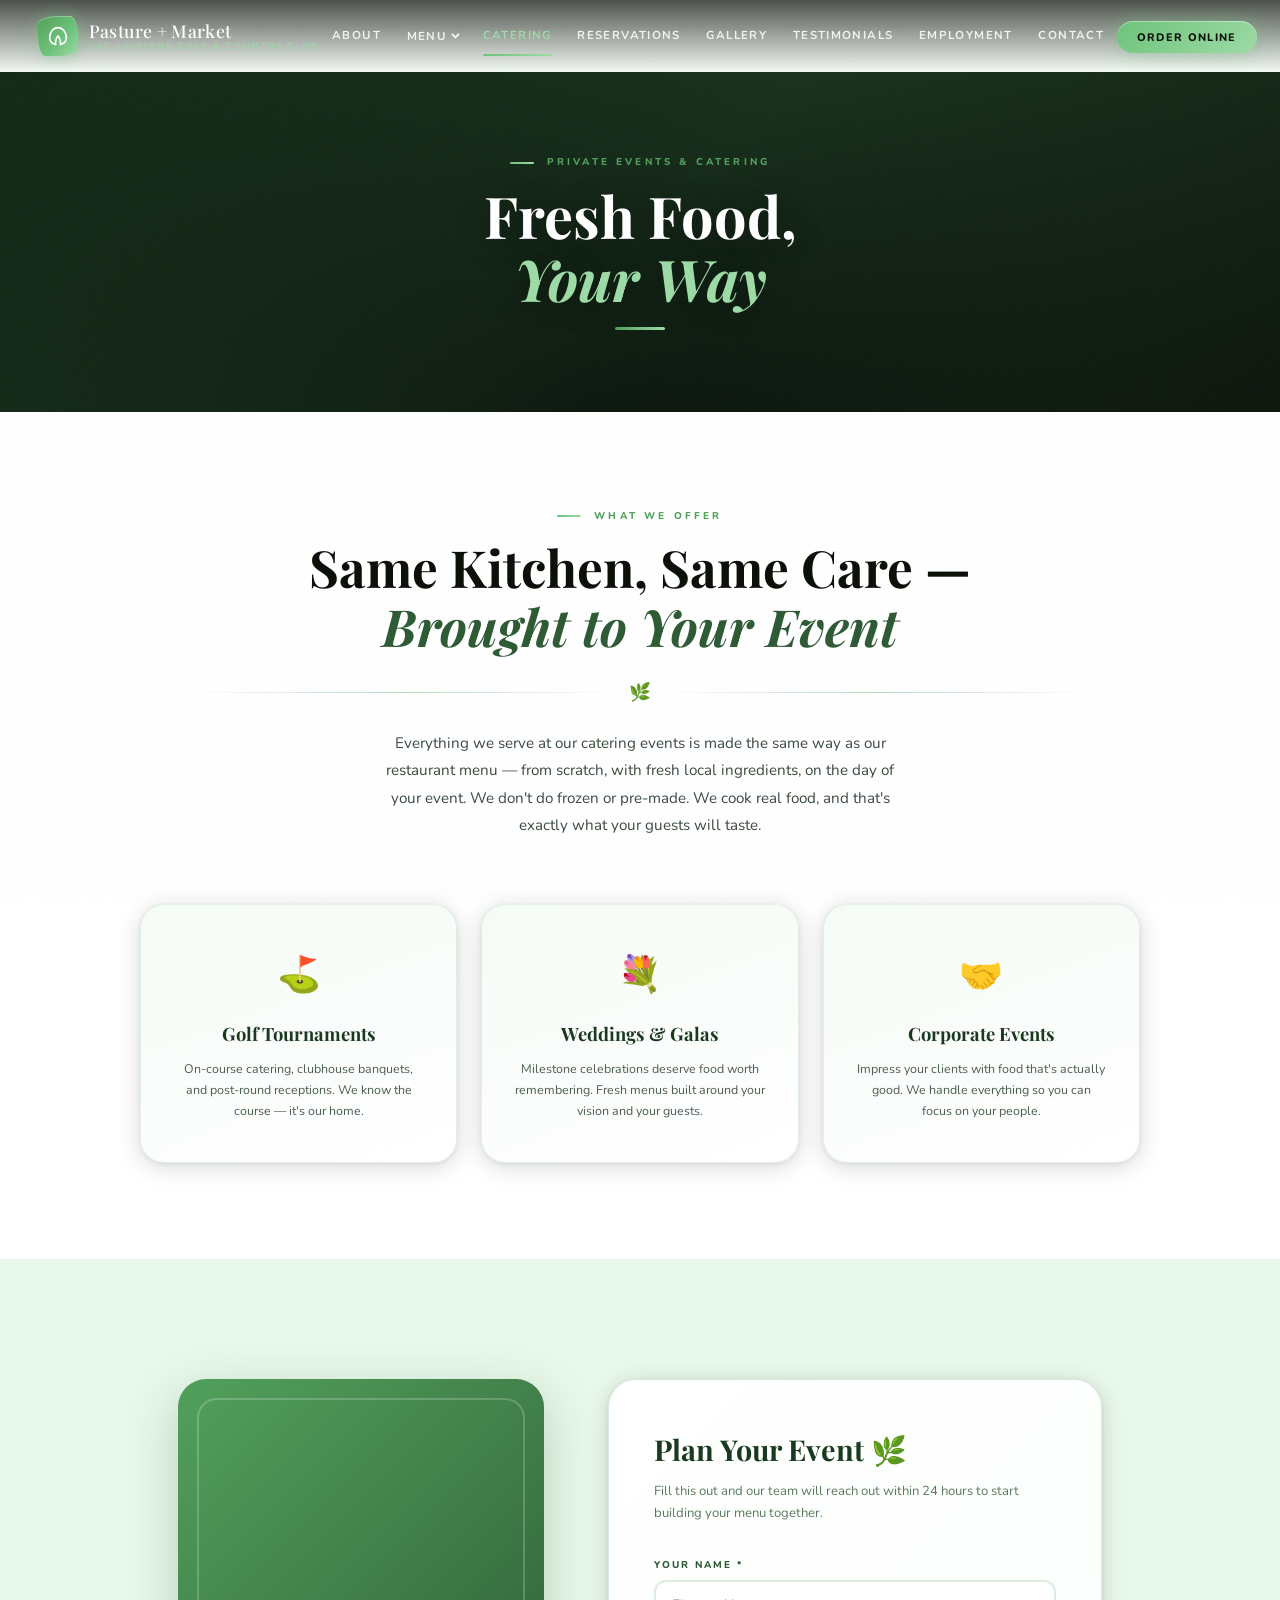
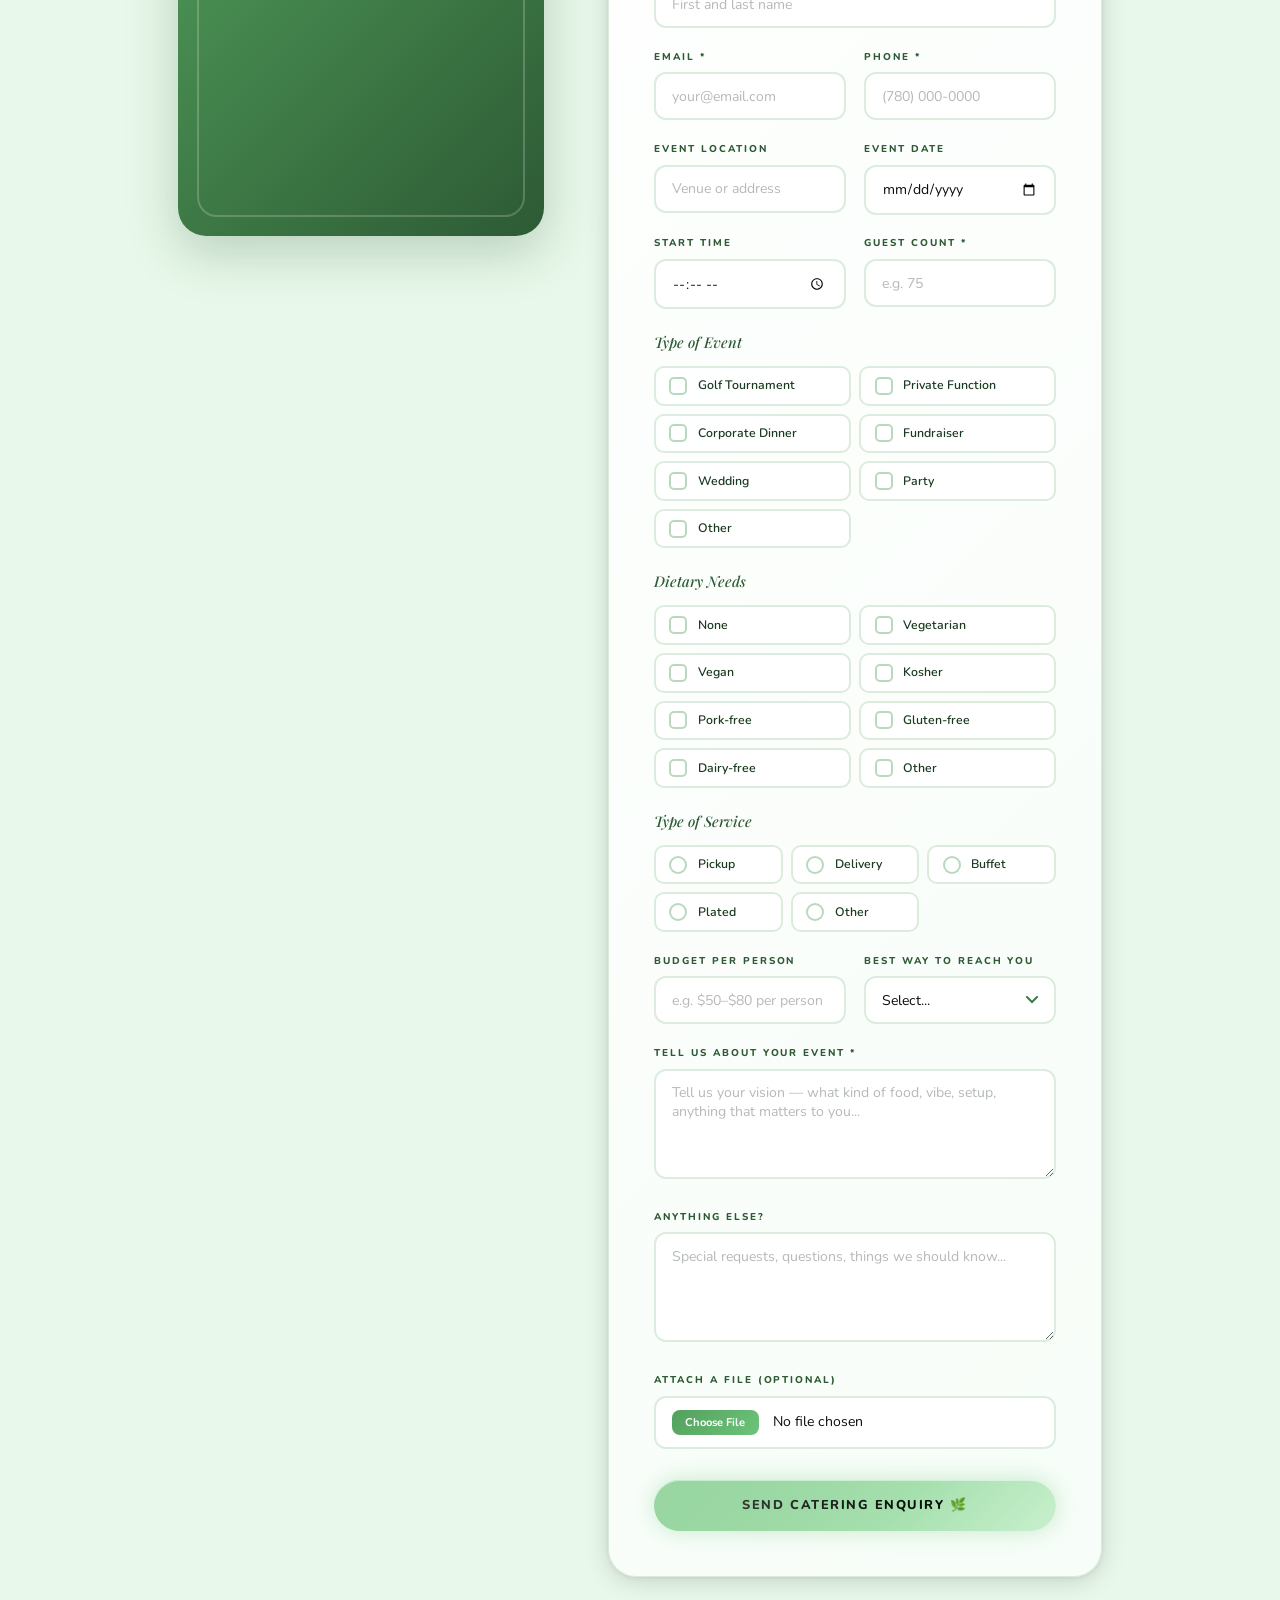
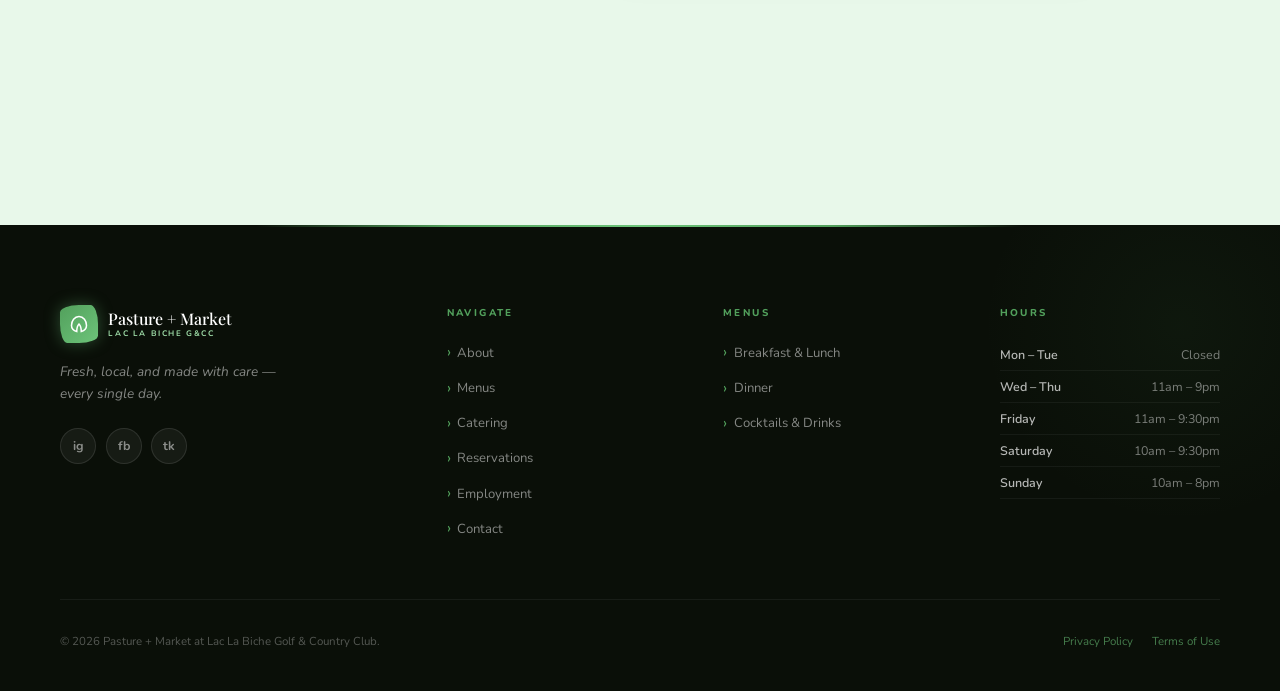
<file: pages/catering.html>
<!DOCTYPE html>
<html lang="en">
<head>
  <meta charset="UTF-8"/><meta name="viewport" content="width=device-width, initial-scale=1.0"/>
  <meta name="description" content="Catering & Events — Pasture + Market. Fresh, made-from-scratch catering for golf tournaments, weddings, corporate events and more."/>
  <title>Catering — Pasture + Market</title>
  <link rel="preconnect" href="https://fonts.googleapis.com"/>
  <link rel="preconnect" href="https://fonts.gstatic.com" crossorigin/>
  <link href="https://fonts.googleapis.com/css2?family=Nunito:ital,wght@0,300;0,400;0,600;0,700;0,800;1,300;1,400&family=Playfair+Display:ital,wght@0,400;0,500;0,700;1,400;1,500&display=swap" rel="stylesheet"/>
  <link rel="stylesheet" href="../css/styles.css"/>
  <style>body{padding-top:72px;background:var(--off-white)}</style>
</head>
<body>

<nav id="navbar" role="navigation">
  <a href="../index.html" class="nav-logo">
    <!-- REPLACE: <img src="../images/logo.png" alt="Pasture + Market" class="logo-img"/> -->
    <div class="logo-leaf"><svg viewBox="0 0 24 24" fill="none" stroke="white" stroke-width="2" stroke-linecap="round"><path d="M12 2C6 2 2 8 2 14c0 4 3 7 7 8 0-4 1-8 3-10 2 2 3 6 3 10 4-1 7-4 7-8 0-6-4-12-10-12z"/></svg></div>
    <div class="logo-text-wrap"><span class="name">Pasture + Market</span><span class="sub">Lac La Biche Golf &amp; Country Club</span></div>
  </a>
  <ul class="nav-links" role="list">
    <li><a href="../index.html#about">About</a></li>
    <li class="dropdown-parent">
      <button aria-haspopup="true" aria-expanded="false">Menu <span class="darrow"></span></button>
      <ul class="dropdown">
        <li><a href="menu.html#breakfast-lunch">Breakfast &amp; Lunch</a></li>
        <li><a href="menu.html#dinner">Dinner</a></li>
        <li><a href="menu.html#cocktails">Cocktails &amp; Drinks</a></li>
      </ul>
    </li>
    <li><a href="catering.html" class="active-page">Catering</a></li>
    <li><a href="reservations.html">Reservations</a></li>
    <li><a href="../index.html#gallery">Gallery</a></li>
    <li><a href="../index.html#testimonials">Testimonials</a></li>
    <li><a href="employment.html">Employment</a></li>
    <li><a href="../index.html#contact">Contact</a></li>
  </ul>
  <div class="nav-actions"><a href="YOUR_ORDER_ONLINE_LINK_HERE" class="btn-order-nav" target="_blank" rel="noopener">Order Online</a></div>
  <button class="hamburger"><span></span><span></span><span></span></button>
</nav>
<nav class="mobile-nav">
  <a href="../index.html#about">About</a><a href="menu.html" class="mobile-sub">Menus</a>
  <a href="catering.html">Catering</a><a href="reservations.html">Reservations</a>
  <a href="../index.html#gallery">Gallery</a><a href="employment.html">Employment</a>
  <a href="../index.html#contact">Contact</a>
  <a href="YOUR_ORDER_ONLINE_LINK_HERE" class="btn-order-mobile" target="_blank" rel="noopener">Order Online</a>
</nav>

<div class="page-hero">
  <div class="page-hero-bg"></div><!-- REPLACE: style="background-image:url('../images/catering-hero.jpg')" -->
  <div class="page-hero-overlay"></div>
  <div class="page-hero-content">
    <p class="section-label">Private Events &amp; Catering</p>
    <h1>Fresh Food,<br/><em>Your Way</em></h1>
    <div class="page-hero-rule"></div>
  </div>
</div>

<!-- Intro -->
<section style="padding:6rem 3rem;background:var(--white);">
  <div style="max-width:900px;margin:0 auto;text-align:center;" class="reveal">
    <p class="section-label" style="justify-content:center;">What We Offer</p>
    <h2 class="section-title" style="text-align:center;margin-bottom:1.2rem;">Same Kitchen, Same Care —<br/><em>Brought to Your Event</em></h2>
    <div class="leaf-divider" style="justify-content:center;"><span>🌿</span></div>
    <p class="section-body" style="text-align:center;margin:0 auto;">
      Everything we serve at our catering events is made the same way as our restaurant menu — from scratch, with fresh local ingredients, on the day of your event. We don't do frozen or pre-made. We cook real food, and that's exactly what your guests will taste.
    </p>
  </div>
  <div class="about-pillars" style="max-width:1000px;margin:4rem auto 0;">
    <div class="pillar reveal">
      <div class="pillar-icon">⛳</div>
      <h3>Golf Tournaments</h3>
      <p>On-course catering, clubhouse banquets, and post-round receptions. We know the course — it's our home.</p>
    </div>
    <div class="pillar reveal">
      <div class="pillar-icon">💐</div>
      <h3>Weddings &amp; Galas</h3>
      <p>Milestone celebrations deserve food worth remembering. Fresh menus built around your vision and your guests.</p>
    </div>
    <div class="pillar reveal">
      <div class="pillar-icon">🤝</div>
      <h3>Corporate Events</h3>
      <p>Impress your clients with food that's actually good. We handle everything so you can focus on your people.</p>
    </div>
  </div>
</section>

<!-- Form section -->
<section style="padding:2rem 3rem 6rem;background:var(--foam);">
  <div class="catering-inner">
    <div class="catering-intro-grid">
      <div class="catering-image reveal-left">
        <!-- REPLACE: <img src="../images/catering.jpg" alt="Fresh catering spread"/> -->
        <div class="catering-image-frame" aria-hidden="true"></div>
      </div>

      <div class="reveal-right">
        <form id="catering-form" class="luxury-form" novalidate>
          <h3>Plan Your Event 🌿</h3>
          <p class="form-subtitle">Fill this out and our team will reach out within 24 hours to start building your menu together.</p>

          <div class="form-group"><label for="cat-name">Your Name *</label><input type="text" id="cat-name" name="full-name" placeholder="First and last name" required/></div>
          <div class="form-row">
            <div class="form-group"><label for="cat-email">Email *</label><input type="email" id="cat-email" name="email" placeholder="your@email.com" required/></div>
            <div class="form-group"><label for="cat-phone">Phone *</label><input type="tel" id="cat-phone" name="phone" placeholder="(780) 000-0000" required/></div>
          </div>
          <div class="form-row">
            <div class="form-group"><label for="cat-location">Event Location</label><input type="text" id="cat-location" name="location" placeholder="Venue or address"/></div>
            <div class="form-group"><label for="cat-date">Event Date</label><input type="date" id="cat-date" name="date"/></div>
          </div>
          <div class="form-row">
            <div class="form-group"><label for="cat-time">Start Time</label><input type="time" id="cat-time" name="start-time"/></div>
            <div class="form-group"><label for="cat-guests">Guest Count *</label><input type="number" id="cat-guests" name="guests" placeholder="e.g. 75" min="1"/></div>
          </div>

          <div class="form-group">
            <p class="form-section-title">Type of Event</p>
            <div class="check-grid">
              <label class="check-item"><input type="checkbox" name="event-type" value="Golf Tournament"/><span>Golf Tournament</span></label>
              <label class="check-item"><input type="checkbox" name="event-type" value="Private Function"/><span>Private Function</span></label>
              <label class="check-item"><input type="checkbox" name="event-type" value="Corporate Dinner"/><span>Corporate Dinner</span></label>
              <label class="check-item"><input type="checkbox" name="event-type" value="Fundraiser"/><span>Fundraiser</span></label>
              <label class="check-item"><input type="checkbox" name="event-type" value="Wedding"/><span>Wedding</span></label>
              <label class="check-item"><input type="checkbox" name="event-type" value="Party"/><span>Party</span></label>
              <label class="check-item"><input type="checkbox" name="event-type" value="Other"/><span>Other</span></label>
            </div>
          </div>

          <div class="form-group">
            <p class="form-section-title">Dietary Needs</p>
            <div class="check-grid">
              <label class="check-item"><input type="checkbox" name="dietary" value="None"/><span>None</span></label>
              <label class="check-item"><input type="checkbox" name="dietary" value="Vegetarian"/><span>Vegetarian</span></label>
              <label class="check-item"><input type="checkbox" name="dietary" value="Vegan"/><span>Vegan</span></label>
              <label class="check-item"><input type="checkbox" name="dietary" value="Kosher"/><span>Kosher</span></label>
              <label class="check-item"><input type="checkbox" name="dietary" value="Pork-free"/><span>Pork-free</span></label>
              <label class="check-item"><input type="checkbox" name="dietary" value="Gluten-free"/><span>Gluten-free</span></label>
              <label class="check-item"><input type="checkbox" name="dietary" value="Dairy-free"/><span>Dairy-free</span></label>
              <label class="check-item"><input type="checkbox" name="dietary" value="Other"/><span>Other</span></label>
            </div>
          </div>

          <div class="form-group">
            <p class="form-section-title">Type of Service</p>
            <div class="check-grid cols-3">
              <label class="check-item"><input type="radio" name="service" value="Pickup"/><span>Pickup</span></label>
              <label class="check-item"><input type="radio" name="service" value="Delivery"/><span>Delivery</span></label>
              <label class="check-item"><input type="radio" name="service" value="Buffet"/><span>Buffet</span></label>
              <label class="check-item"><input type="radio" name="service" value="Plated"/><span>Plated</span></label>
              <label class="check-item"><input type="radio" name="service" value="Other"/><span>Other</span></label>
            </div>
          </div>

          <div class="form-row">
            <div class="form-group"><label for="cat-budget">Budget per Person</label><input type="text" id="cat-budget" name="budget" placeholder="e.g. $50–$80 per person"/></div>
            <div class="form-group">
              <label for="cat-contact-pref">Best Way to Reach You</label>
              <select id="cat-contact-pref" name="contact-pref">
                <option value="">Select...</option>
                <option>Email</option><option>Phone Call</option><option>Text Message</option>
              </select>
            </div>
          </div>

          <div class="form-group"><label for="cat-describe">Tell Us About Your Event *</label><textarea id="cat-describe" name="description" placeholder="Tell us your vision — what kind of food, vibe, setup, anything that matters to you..." required></textarea></div>
          <div class="form-group"><label for="cat-requests">Anything Else?</label><textarea id="cat-requests" name="special-requests" placeholder="Special requests, questions, things we should know..."></textarea></div>

          <div class="form-group">
            <label for="cat-file">Attach a File (optional)</label>
            <!-- REPLACE: wire to your upload endpoint -->
            <input type="file" id="cat-file" name="attachments" class="file-input-wrap" accept=".pdf,.doc,.docx,.jpg,.png"/>
          </div>

          <button type="submit" class="btn-submit">Send Catering Enquiry 🌿</button>
        </form>
      </div>
    </div>
  </div>
</section>

<footer>
  <div class="footer-inner">
    <div class="footer-top">
      <div>
        <div class="footer-logo-wrap">
          <div class="footer-logo-leaf"><svg viewBox="0 0 24 24" fill="none" stroke="white" stroke-width="2" stroke-linecap="round"><path d="M12 2C6 2 2 8 2 14c0 4 3 7 7 8 0-4 1-8 3-10 2 2 3 6 3 10 4-1 7-4 7-8 0-6-4-12-10-12z"/></svg></div>
          <div class="footer-text-logo"><span class="name">Pasture + Market</span><span class="sub">Lac La Biche G&amp;CC</span></div>
        </div>
        <p class="footer-tagline">Fresh, local, and made with care — every single day.</p>
        <div class="footer-social">
          <a href="YOUR_INSTAGRAM" class="social-link" target="_blank" rel="noopener">ig</a>
          <a href="YOUR_FACEBOOK" class="social-link" target="_blank" rel="noopener">fb</a>
          <a href="YOUR_TIKTOK" class="social-link" target="_blank" rel="noopener">tk</a>
        </div>
      </div>
      <div class="footer-col"><h4>Navigate</h4><ul>
        <li><a href="../index.html#about">About</a></li><li><a href="menu.html">Menus</a></li>
        <li><a href="catering.html">Catering</a></li><li><a href="reservations.html">Reservations</a></li>
        <li><a href="employment.html">Employment</a></li><li><a href="../index.html#contact">Contact</a></li>
      </ul></div>
      <div class="footer-col"><h4>Menus</h4><ul>
        <li><a href="menu.html#breakfast-lunch">Breakfast &amp; Lunch</a></li>
        <li><a href="menu.html#dinner">Dinner</a></li>
        <li><a href="menu.html#cocktails">Cocktails &amp; Drinks</a></li>
      </ul></div>
      <div class="footer-col"><h4>Hours</h4>
        <div class="hours-row"><span class="day">Mon – Tue</span><span>Closed</span></div>
        <div class="hours-row"><span class="day">Wed – Thu</span><span>11am – 9pm</span></div>
        <div class="hours-row"><span class="day">Friday</span><span>11am – 9:30pm</span></div>
        <div class="hours-row"><span class="day">Saturday</span><span>10am – 9:30pm</span></div>
        <div class="hours-row"><span class="day">Sunday</span><span>10am – 8pm</span></div>
      </div>
    </div>
    <div class="footer-bottom">
      <p>&copy; <span id="year"></span> Pasture + Market at Lac La Biche Golf &amp; Country Club.</p>
      <div class="footer-legal"><a href="#">Privacy Policy</a><a href="#">Terms of Use</a></div>
    </div>
  </div>
</footer>
<button id="back-to-top" class="back-to-top">↑</button>
<script src="../js/main.js"></script>
</body>
</html>
</file>
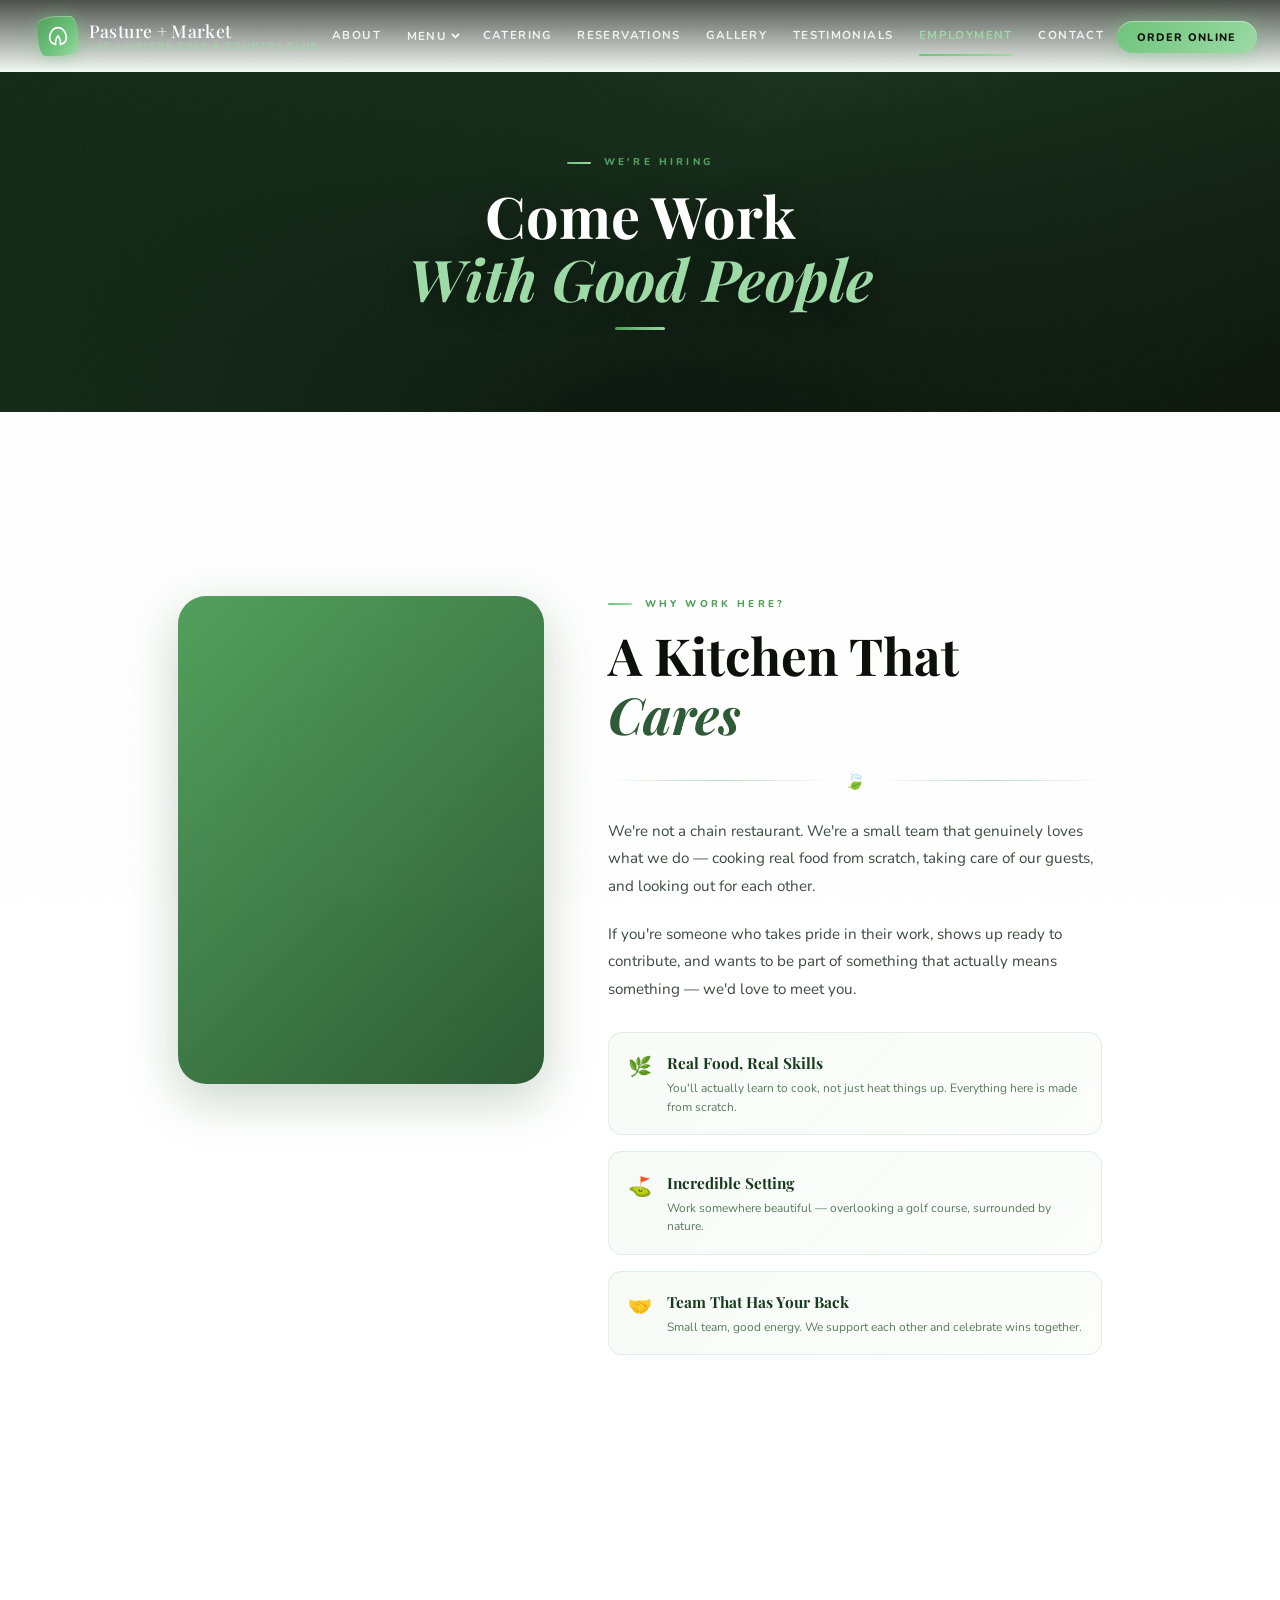
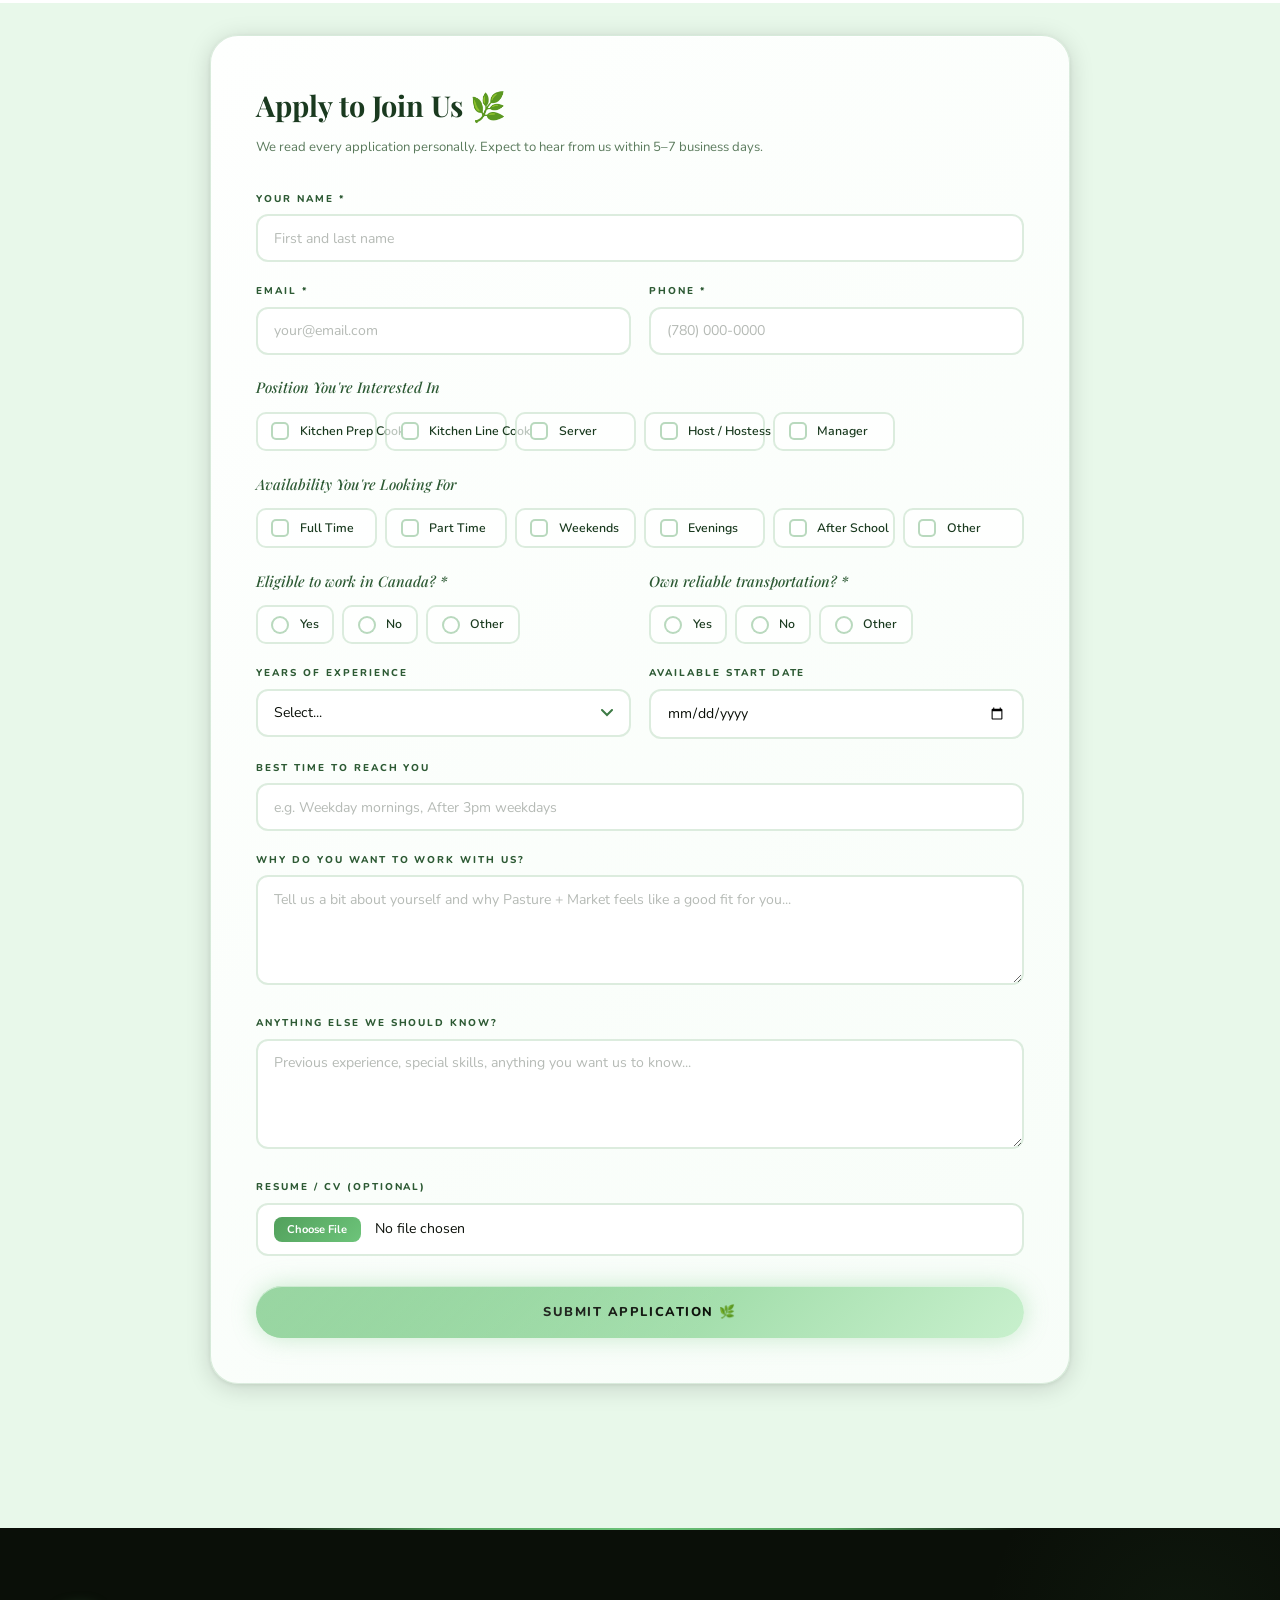
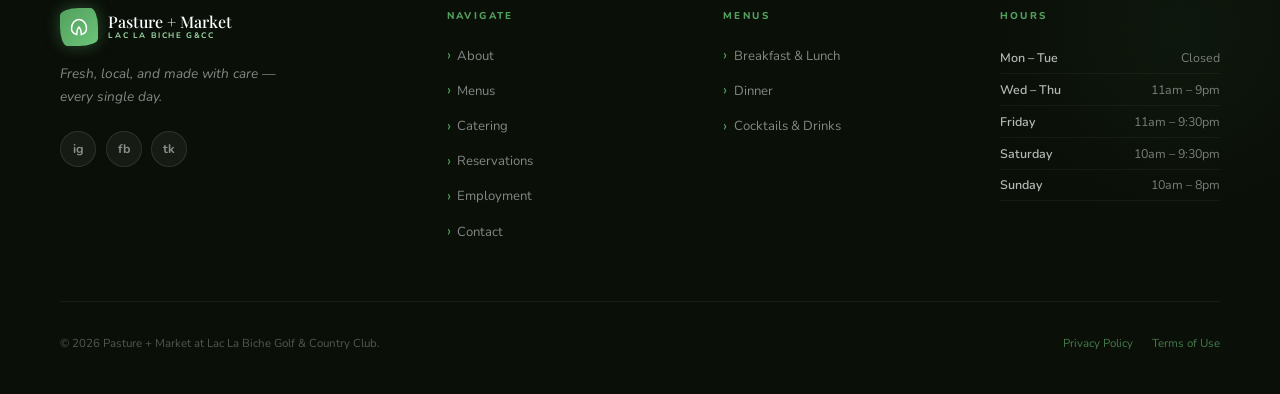
<file: pages/employment.html>
<!DOCTYPE html>
<html lang="en">
<head>
  <meta charset="UTF-8"/><meta name="viewport" content="width=device-width, initial-scale=1.0"/>
  <meta name="description" content="Join the team at Pasture + Market — Fresh farm-to-table restaurant at Lac La Biche Golf & Country Club."/>
  <title>Employment — Pasture + Market</title>
  <link rel="preconnect" href="https://fonts.googleapis.com"/>
  <link rel="preconnect" href="https://fonts.gstatic.com" crossorigin/>
  <link href="https://fonts.googleapis.com/css2?family=Nunito:ital,wght@0,300;0,400;0,600;0,700;0,800;1,300;1,400&family=Playfair+Display:ital,wght@0,400;0,500;0,700;1,400;1,500&display=swap" rel="stylesheet"/>
  <link rel="stylesheet" href="../css/styles.css"/>
  <style>body{padding-top:72px;background:var(--off-white)}</style>
</head>
<body>

<nav id="navbar" role="navigation">
  <a href="../index.html" class="nav-logo">
    <!-- REPLACE: <img src="../images/logo.png" alt="Pasture + Market" class="logo-img"/> -->
    <div class="logo-leaf"><svg viewBox="0 0 24 24" fill="none" stroke="white" stroke-width="2" stroke-linecap="round"><path d="M12 2C6 2 2 8 2 14c0 4 3 7 7 8 0-4 1-8 3-10 2 2 3 6 3 10 4-1 7-4 7-8 0-6-4-12-10-12z"/></svg></div>
    <div class="logo-text-wrap"><span class="name">Pasture + Market</span><span class="sub">Lac La Biche Golf &amp; Country Club</span></div>
  </a>
  <ul class="nav-links" role="list">
    <li><a href="../index.html#about">About</a></li>
    <li class="dropdown-parent">
      <button aria-haspopup="true" aria-expanded="false">Menu <span class="darrow"></span></button>
      <ul class="dropdown">
        <li><a href="menu.html#breakfast-lunch">Breakfast &amp; Lunch</a></li>
        <li><a href="menu.html#dinner">Dinner</a></li>
        <li><a href="menu.html#cocktails">Cocktails &amp; Drinks</a></li>
      </ul>
    </li>
    <li><a href="catering.html">Catering</a></li>
    <li><a href="reservations.html">Reservations</a></li>
    <li><a href="../index.html#gallery">Gallery</a></li>
    <li><a href="../index.html#testimonials">Testimonials</a></li>
    <li><a href="employment.html" class="active-page">Employment</a></li>
    <li><a href="../index.html#contact">Contact</a></li>
  </ul>
  <div class="nav-actions"><a href="YOUR_ORDER_ONLINE_LINK_HERE" class="btn-order-nav" target="_blank" rel="noopener">Order Online</a></div>
  <button class="hamburger"><span></span><span></span><span></span></button>
</nav>
<nav class="mobile-nav">
  <a href="../index.html#about">About</a><a href="menu.html" class="mobile-sub">Menus</a>
  <a href="catering.html">Catering</a><a href="reservations.html">Reservations</a>
  <a href="../index.html#gallery">Gallery</a><a href="employment.html">Employment</a>
  <a href="../index.html#contact">Contact</a>
  <a href="YOUR_ORDER_ONLINE_LINK_HERE" class="btn-order-mobile" target="_blank" rel="noopener">Order Online</a>
</nav>

<div class="page-hero">
  <div class="page-hero-bg"></div><!-- REPLACE: style="background-image:url('../images/team-hero.jpg')" -->
  <div class="page-hero-overlay"></div>
  <div class="page-hero-content">
    <p class="section-label">We're Hiring</p>
    <h1>Come Work<br/><em>With Good People</em></h1>
    <div class="page-hero-rule"></div>
  </div>
</div>

<!-- Intro -->
<section style="padding:6rem 3rem;background:var(--white);">
  <div class="employment-inner">
    <div class="employment-intro">
      <div class="employment-image reveal-left">
        <!-- REPLACE: <img src="../images/team.jpg" alt="Our team at work"/> -->
      </div>
      <div class="reveal-right">
        <p class="section-label">Why Work Here?</p>
        <h2 class="section-title">A Kitchen That<br/><em>Cares</em></h2>
        <div class="leaf-divider"><span>🍃</span></div>
        <p class="section-body" style="margin-bottom:1.3rem;">
          We're not a chain restaurant. We're a small team that genuinely loves what we do — cooking real food from scratch, taking care of our guests, and looking out for each other.
        </p>
        <p class="section-body">
          If you're someone who takes pride in their work, shows up ready to contribute, and wants to be part of something that actually means something — we'd love to meet you.
        </p>
        <div class="employment-perks">
          <div class="perk">
            <span class="perk-icon">🌿</span>
            <div><h4>Real Food, Real Skills</h4><p>You'll actually learn to cook, not just heat things up. Everything here is made from scratch.</p></div>
          </div>
          <div class="perk">
            <span class="perk-icon">⛳</span>
            <div><h4>Incredible Setting</h4><p>Work somewhere beautiful — overlooking a golf course, surrounded by nature.</p></div>
          </div>
          <div class="perk">
            <span class="perk-icon">🤝</span>
            <div><h4>Team That Has Your Back</h4><p>Small team, good energy. We support each other and celebrate wins together.</p></div>
          </div>
        </div>
      </div>
    </div>
  </div>
</section>

<!-- Application Form -->
<section style="padding:2rem 3rem 6rem;background:var(--foam);">
  <div style="max-width:860px;margin:0 auto;">
    <div class="reveal" style="margin-bottom:3rem;">
      <form id="employment-form" class="luxury-form" novalidate>
        <h3>Apply to Join Us 🌿</h3>
        <p class="form-subtitle">We read every application personally. Expect to hear from us within 5–7 business days.</p>

        <!-- Contact info -->
        <div class="form-group"><label for="emp-name">Your Name *</label><input type="text" id="emp-name" name="full-name" placeholder="First and last name" required/></div>
        <div class="form-row">
          <div class="form-group"><label for="emp-email">Email *</label><input type="email" id="emp-email" name="email" placeholder="your@email.com" required/></div>
          <div class="form-group"><label for="emp-phone">Phone *</label><input type="tel" id="emp-phone" name="phone" placeholder="(780) 000-0000" required/></div>
        </div>

        <!-- Position -->
        <div class="form-group">
          <p class="form-section-title">Position You're Interested In</p>
          <div class="check-grid cols-3">
            <label class="check-item"><input type="checkbox" name="position" value="Kitchen Prep Cook"/><span>Kitchen Prep Cook</span></label>
            <label class="check-item"><input type="checkbox" name="position" value="Kitchen Line Cook"/><span>Kitchen Line Cook</span></label>
            <label class="check-item"><input type="checkbox" name="position" value="Server"/><span>Server</span></label>
            <label class="check-item"><input type="checkbox" name="position" value="Hostess"/><span>Host / Hostess</span></label>
            <label class="check-item"><input type="checkbox" name="position" value="Manager"/><span>Manager</span></label>
          </div>
        </div>

        <!-- Availability -->
        <div class="form-group">
          <p class="form-section-title">Availability You're Looking For</p>
          <div class="check-grid cols-3">
            <label class="check-item"><input type="checkbox" name="availability" value="Full Time"/><span>Full Time</span></label>
            <label class="check-item"><input type="checkbox" name="availability" value="Part Time"/><span>Part Time</span></label>
            <label class="check-item"><input type="checkbox" name="availability" value="Weekends"/><span>Weekends</span></label>
            <label class="check-item"><input type="checkbox" name="availability" value="Evenings"/><span>Evenings</span></label>
            <label class="check-item"><input type="checkbox" name="availability" value="After School"/><span>After School</span></label>
            <label class="check-item"><input type="checkbox" name="availability" value="Other"/><span>Other</span></label>
          </div>
        </div>

        <!-- Yes/No questions -->
        <div class="form-row">
          <div class="form-group">
            <p class="form-section-title">Eligible to work in Canada? *</p>
            <div class="check-grid inline" style="margin-top:0.5rem;">
              <label class="check-item"><input type="radio" name="work-eligible" value="Yes" required/><span>Yes</span></label>
              <label class="check-item"><input type="radio" name="work-eligible" value="No"/><span>No</span></label>
              <label class="check-item"><input type="radio" name="work-eligible" value="Other"/><span>Other</span></label>
            </div>
          </div>
          <div class="form-group">
            <p class="form-section-title">Own reliable transportation? *</p>
            <div class="check-grid inline" style="margin-top:0.5rem;">
              <label class="check-item"><input type="radio" name="transportation" value="Yes" required/><span>Yes</span></label>
              <label class="check-item"><input type="radio" name="transportation" value="No"/><span>No</span></label>
              <label class="check-item"><input type="radio" name="transportation" value="Other"/><span>Other</span></label>
            </div>
          </div>
        </div>

        <!-- Additional info -->
        <div class="form-row">
          <div class="form-group">
            <label for="emp-experience">Years of Experience</label>
            <select id="emp-experience" name="experience">
              <option value="">Select...</option>
              <option>Less than 1 year</option>
              <option>1 – 3 years</option>
              <option>3 – 5 years</option>
              <option>5+ years</option>
            </select>
          </div>
          <div class="form-group"><label for="emp-start">Available Start Date</label><input type="date" id="emp-start" name="start-date"/></div>
        </div>

        <div class="form-group"><label for="emp-contact-time">Best Time to Reach You</label><input type="text" id="emp-contact-time" name="contact-time" placeholder="e.g. Weekday mornings, After 3pm weekdays"/></div>

        <div class="form-group"><label for="emp-why">Why do you want to work with us?</label><textarea id="emp-why" name="why-us" placeholder="Tell us a bit about yourself and why Pasture + Market feels like a good fit for you..."></textarea></div>

        <div class="form-group"><label for="emp-notes">Anything else we should know?</label><textarea id="emp-notes" name="notes" placeholder="Previous experience, special skills, anything you want us to know..."></textarea></div>

        <!-- Resume upload -->
        <div class="form-group">
          <label for="emp-resume">Resume / CV (optional)</label>
          <!-- REPLACE: Wire to your actual upload endpoint -->
          <input type="file" id="emp-resume" name="resume" class="file-input-wrap" accept=".pdf,.doc,.docx"/>
        </div>

        <button type="submit" class="btn-submit">Submit Application 🌿</button>
      </form>
    </div>
  </div>
</section>

<footer>
  <div class="footer-inner">
    <div class="footer-top">
      <div>
        <div class="footer-logo-wrap">
          <div class="footer-logo-leaf"><svg viewBox="0 0 24 24" fill="none" stroke="white" stroke-width="2" stroke-linecap="round"><path d="M12 2C6 2 2 8 2 14c0 4 3 7 7 8 0-4 1-8 3-10 2 2 3 6 3 10 4-1 7-4 7-8 0-6-4-12-10-12z"/></svg></div>
          <div class="footer-text-logo"><span class="name">Pasture + Market</span><span class="sub">Lac La Biche G&amp;CC</span></div>
        </div>
        <p class="footer-tagline">Fresh, local, and made with care — every single day.</p>
        <div class="footer-social">
          <a href="YOUR_INSTAGRAM" class="social-link" target="_blank" rel="noopener">ig</a>
          <a href="YOUR_FACEBOOK" class="social-link" target="_blank" rel="noopener">fb</a>
          <a href="YOUR_TIKTOK" class="social-link" target="_blank" rel="noopener">tk</a>
        </div>
      </div>
      <div class="footer-col"><h4>Navigate</h4><ul>
        <li><a href="../index.html#about">About</a></li><li><a href="menu.html">Menus</a></li>
        <li><a href="catering.html">Catering</a></li><li><a href="reservations.html">Reservations</a></li>
        <li><a href="employment.html">Employment</a></li><li><a href="../index.html#contact">Contact</a></li>
      </ul></div>
      <div class="footer-col"><h4>Menus</h4><ul>
        <li><a href="menu.html#breakfast-lunch">Breakfast &amp; Lunch</a></li>
        <li><a href="menu.html#dinner">Dinner</a></li>
        <li><a href="menu.html#cocktails">Cocktails &amp; Drinks</a></li>
      </ul></div>
      <div class="footer-col"><h4>Hours</h4>
        <div class="hours-row"><span class="day">Mon – Tue</span><span>Closed</span></div>
        <div class="hours-row"><span class="day">Wed – Thu</span><span>11am – 9pm</span></div>
        <div class="hours-row"><span class="day">Friday</span><span>11am – 9:30pm</span></div>
        <div class="hours-row"><span class="day">Saturday</span><span>10am – 9:30pm</span></div>
        <div class="hours-row"><span class="day">Sunday</span><span>10am – 8pm</span></div>
      </div>
    </div>
    <div class="footer-bottom">
      <p>&copy; <span id="year"></span> Pasture + Market at Lac La Biche Golf &amp; Country Club.</p>
      <div class="footer-legal"><a href="#">Privacy Policy</a><a href="#">Terms of Use</a></div>
    </div>
  </div>
</footer>
<button id="back-to-top" class="back-to-top">↑</button>
<script src="../js/main.js"></script>
</body>
</html>
</file>
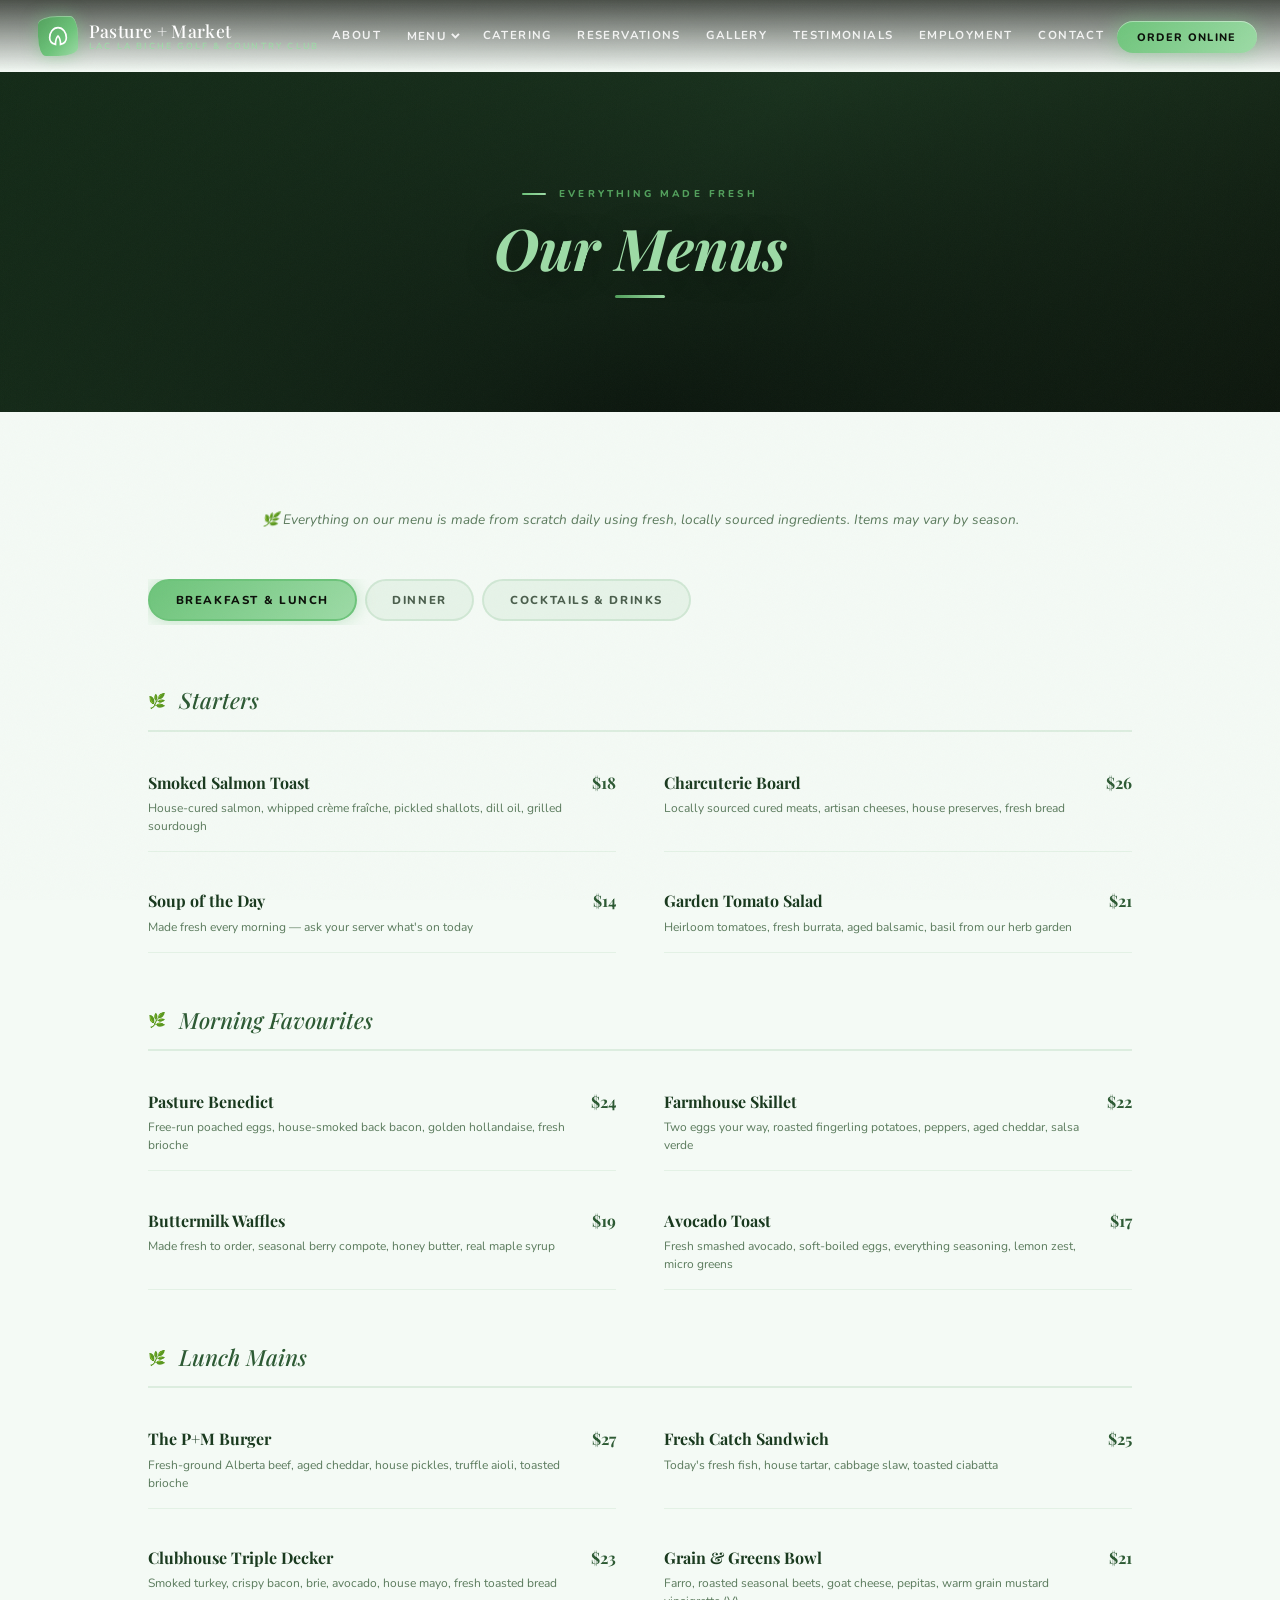
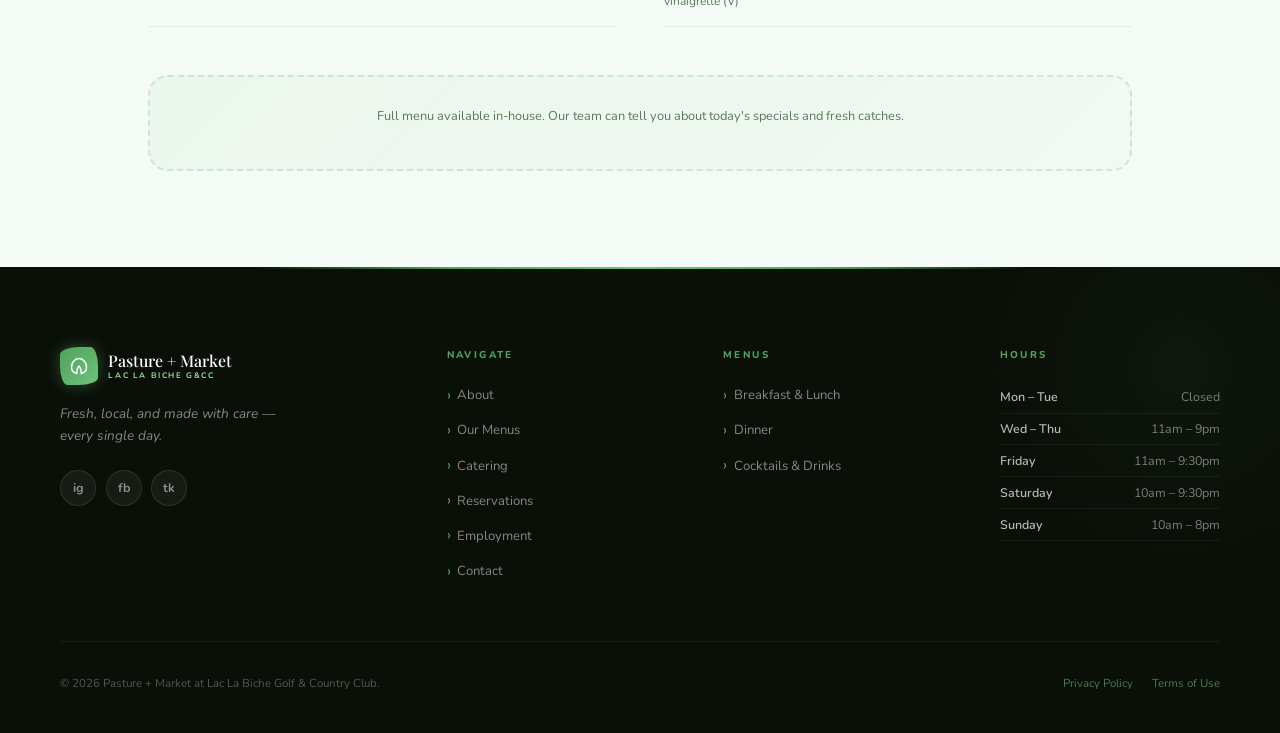
<file: pages/menu.html>
<!DOCTYPE html>
<html lang="en">
<head>
  <meta charset="UTF-8"/><meta name="viewport" content="width=device-width, initial-scale=1.0"/>
  <meta name="description" content="Pasture + Market Menus — Fresh, local, made from scratch."/>
  <title>Menus — Pasture + Market</title>
  <link rel="preconnect" href="https://fonts.googleapis.com"/>
  <link rel="preconnect" href="https://fonts.gstatic.com" crossorigin/>
  <link href="https://fonts.googleapis.com/css2?family=Nunito:ital,wght@0,300;0,400;0,600;0,700;0,800;1,300;1,400&family=Playfair+Display:ital,wght@0,400;0,500;0,700;1,400;1,500&display=swap" rel="stylesheet"/>
  <link rel="stylesheet" href="../css/styles.css"/>
  <style>
    body { padding-top: 72px; background: var(--off-white); }
  </style>
</head>
<body>

<nav id="navbar" role="navigation">
  <a href="../index.html" class="nav-logo">
    <!-- REPLACE: <img src="../images/logo.png" alt="Pasture + Market" class="logo-img"/> -->
    <div class="logo-leaf" aria-hidden="true">
      <svg viewBox="0 0 24 24" fill="none" stroke="white" stroke-width="2" stroke-linecap="round"><path d="M12 2C6 2 2 8 2 14c0 4 3 7 7 8 0-4 1-8 3-10 2 2 3 6 3 10 4-1 7-4 7-8 0-6-4-12-10-12z"/></svg>
    </div>
    <div class="logo-text-wrap"><span class="name">Pasture + Market</span><span class="sub">Lac La Biche Golf &amp; Country Club</span></div>
  </a>
  <ul class="nav-links" role="list">
    <li><a href="../index.html#about">About</a></li>
    <li class="dropdown-parent">
      <button aria-haspopup="true" aria-expanded="false">Menu <span class="darrow"></span></button>
      <ul class="dropdown">
        <li><a href="#breakfast-lunch">Breakfast &amp; Lunch</a></li>
        <li><a href="#dinner">Dinner</a></li>
        <li><a href="#cocktails">Cocktails &amp; Drinks</a></li>
      </ul>
    </li>
    <li><a href="catering.html">Catering</a></li>
    <li><a href="reservations.html">Reservations</a></li>
    <li><a href="../index.html#gallery">Gallery</a></li>
    <li><a href="../index.html#testimonials">Testimonials</a></li>
    <li><a href="employment.html">Employment</a></li>
    <li><a href="../index.html#contact">Contact</a></li>
  </ul>
  <div class="nav-actions"><a href="YOUR_ORDER_ONLINE_LINK_HERE" class="btn-order-nav" target="_blank" rel="noopener">Order Online</a></div>
  <button class="hamburger"><span></span><span></span><span></span></button>
</nav>
<nav class="mobile-nav">
  <a href="../index.html#about">About</a>
  <a href="#breakfast-lunch" class="mobile-sub">Breakfast &amp; Lunch</a>
  <a href="#dinner" class="mobile-sub">Dinner</a>
  <a href="#cocktails" class="mobile-sub">Cocktails &amp; Drinks</a>
  <a href="catering.html">Catering</a><a href="reservations.html">Reservations</a>
  <a href="../index.html#gallery">Gallery</a><a href="employment.html">Employment</a>
  <a href="../index.html#contact">Contact</a>
  <a href="YOUR_ORDER_ONLINE_LINK_HERE" class="btn-order-mobile" target="_blank" rel="noopener">Order Online</a>
</nav>

<div class="page-hero">
  <div class="page-hero-bg"></div><!-- REPLACE: style="background-image:url('../images/menu-hero.jpg')" -->
  <div class="page-hero-overlay"></div>
  <div class="page-hero-content">
    <p class="section-label">Everything made fresh</p>
    <h1><em>Our Menus</em></h1>
    <div class="page-hero-rule"></div>
  </div>
</div>

<div style="background:var(--off-white);">
  <div class="menu-inner">
    <p style="text-align:center;font-size:0.85rem;color:#5a7a5c;font-weight:400;margin-bottom:3rem;font-style:italic;">
      🌿 Everything on our menu is made from scratch daily using fresh, locally sourced ingredients. Items may vary by season.
    </p>

    <div class="menu-tabs" role="tablist">
      <button class="menu-tab active" role="tab" data-tab="breakfast-lunch" id="breakfast-lunch">Breakfast &amp; Lunch</button>
      <button class="menu-tab" role="tab" data-tab="dinner" id="dinner">Dinner</button>
      <button class="menu-tab" role="tab" data-tab="cocktails" id="cocktails">Cocktails &amp; Drinks</button>
    </div>

    <!-- BREAKFAST & LUNCH -->
    <div class="menu-panel active" id="tab-breakfast-lunch" role="tabpanel">
      <div class="menu-category reveal">
        <h3 class="menu-category-title">Starters</h3>
        <div class="menu-items">
          <div class="menu-item"><div class="menu-item-info"><h5>Smoked Salmon Toast</h5><p>House-cured salmon, whipped crème fraîche, pickled shallots, dill oil, grilled sourdough</p></div><span class="menu-item-price">$18</span></div>
          <div class="menu-item"><div class="menu-item-info"><h5>Charcuterie Board</h5><p>Locally sourced cured meats, artisan cheeses, house preserves, fresh bread</p></div><span class="menu-item-price">$26</span></div>
          <div class="menu-item"><div class="menu-item-info"><h5>Soup of the Day</h5><p>Made fresh every morning — ask your server what's on today</p></div><span class="menu-item-price">$14</span></div>
          <div class="menu-item"><div class="menu-item-info"><h5>Garden Tomato Salad</h5><p>Heirloom tomatoes, fresh burrata, aged balsamic, basil from our herb garden</p></div><span class="menu-item-price">$21</span></div>
        </div>
      </div>
      <div class="menu-category reveal">
        <h3 class="menu-category-title">Morning Favourites</h3>
        <div class="menu-items">
          <div class="menu-item"><div class="menu-item-info"><h5>Pasture Benedict</h5><p>Free-run poached eggs, house-smoked back bacon, golden hollandaise, fresh brioche</p></div><span class="menu-item-price">$24</span></div>
          <div class="menu-item"><div class="menu-item-info"><h5>Farmhouse Skillet</h5><p>Two eggs your way, roasted fingerling potatoes, peppers, aged cheddar, salsa verde</p></div><span class="menu-item-price">$22</span></div>
          <div class="menu-item"><div class="menu-item-info"><h5>Buttermilk Waffles</h5><p>Made fresh to order, seasonal berry compote, honey butter, real maple syrup</p></div><span class="menu-item-price">$19</span></div>
          <div class="menu-item"><div class="menu-item-info"><h5>Avocado Toast</h5><p>Fresh smashed avocado, soft-boiled eggs, everything seasoning, lemon zest, micro greens</p></div><span class="menu-item-price">$17</span></div>
        </div>
      </div>
      <div class="menu-category reveal">
        <h3 class="menu-category-title">Lunch Mains</h3>
        <div class="menu-items">
          <div class="menu-item"><div class="menu-item-info"><h5>The P+M Burger</h5><p>Fresh-ground Alberta beef, aged cheddar, house pickles, truffle aioli, toasted brioche</p></div><span class="menu-item-price">$27</span></div>
          <div class="menu-item"><div class="menu-item-info"><h5>Fresh Catch Sandwich</h5><p>Today's fresh fish, house tartar, cabbage slaw, toasted ciabatta</p></div><span class="menu-item-price">$25</span></div>
          <div class="menu-item"><div class="menu-item-info"><h5>Clubhouse Triple Decker</h5><p>Smoked turkey, crispy bacon, brie, avocado, house mayo, fresh toasted bread</p></div><span class="menu-item-price">$23</span></div>
          <div class="menu-item"><div class="menu-item-info"><h5>Grain &amp; Greens Bowl</h5><p>Farro, roasted seasonal beets, goat cheese, pepitas, warm grain mustard vinaigrette (V)</p></div><span class="menu-item-price">$21</span></div>
        </div>
      </div>
      <div class="menu-pdf-note reveal">
        <p>Full menu available in-house. Our team can tell you about today's specials and fresh catches.</p>
        <!-- REPLACE: <a href="../menus/breakfast-lunch.pdf" class="btn-green" target="_blank">Download PDF Menu</a> -->
      </div>
    </div>

    <!-- DINNER -->
    <div class="menu-panel" id="tab-dinner" role="tabpanel">
      <div class="menu-category reveal">
        <h3 class="menu-category-title">To Start</h3>
        <div class="menu-items">
          <div class="menu-item"><div class="menu-item-info"><h5>Tuna Tartare</h5><p>Fresh sashimi-grade tuna, sesame-ginger dressing, avocado cream, wonton crisp</p></div><span class="menu-item-price">$24</span></div>
          <div class="menu-item"><div class="menu-item-info"><h5>Duck Confit Croquette</h5><p>Slow-braised duck, truffle béchamel, grainy mustard, micro greens</p></div><span class="menu-item-price">$22</span></div>
          <div class="menu-item"><div class="menu-item-info"><h5>Grilled Octopus</h5><p>Charred over open flame, smoked paprika, roasted pepper, chorizo, lemon aioli</p></div><span class="menu-item-price">$28</span></div>
          <div class="menu-item"><div class="menu-item-info"><h5>French Onion Soup</h5><p>Slow-caramelized onions, house-made broth, gruyère croûton, aged emmental</p></div><span class="menu-item-price">$18</span></div>
        </div>
      </div>
      <div class="menu-category reveal">
        <h3 class="menu-category-title">Main Courses</h3>
        <div class="menu-items">
          <div class="menu-item"><div class="menu-item-info"><h5>Alberta Ribeye</h5><p>12oz prime Alberta beef, bone marrow butter, roasted garlic jus, crispy shallots</p></div><span class="menu-item-price">$62</span></div>
          <div class="menu-item"><div class="menu-item-info"><h5>Pan-Seared Halibut</h5><p>Fresh Alberta halibut, cauliflower purée, saffron butter, capers, herb oil</p></div><span class="menu-item-price">$48</span></div>
          <div class="menu-item"><div class="menu-item-info"><h5>Braised Short Rib</h5><p>72-hour red wine braise, celery root purée, fresh gremolata, natural jus</p></div><span class="menu-item-price">$52</span></div>
          <div class="menu-item"><div class="menu-item-info"><h5>Garden Harvest Risotto</h5><p>Seasonal market vegetables, truffle oil, parmesan crisp, balsamic reduction (V)</p></div><span class="menu-item-price">$36</span></div>
        </div>
      </div>
      <div class="menu-category reveal">
        <h3 class="menu-category-title">Desserts</h3>
        <div class="menu-items">
          <div class="menu-item"><div class="menu-item-info"><h5>Chocolate Fondant</h5><p>Warm Valrhona chocolate, salted caramel centre, house-made vanilla bean ice cream</p></div><span class="menu-item-price">$16</span></div>
          <div class="menu-item"><div class="menu-item-info"><h5>Classic Crème Brûlée</h5><p>Madagascar vanilla, seasonal fruit compote, house-made almond tuile</p></div><span class="menu-item-price">$14</span></div>
        </div>
      </div>
      <div class="menu-pdf-note reveal"><p>Our chef creates new feature dishes each week based on what's freshest. Ask your server what's special tonight.</p></div>
    </div>

    <!-- COCKTAILS -->
    <div class="menu-panel" id="tab-cocktails" role="tabpanel">
      <div class="menu-category reveal">
        <h3 class="menu-category-title">Signature Cocktails</h3>
        <div class="menu-items">
          <div class="menu-item"><div class="menu-item-info"><h5>The Fairway Sour</h5><p>Alberta rye whisky, fresh lemon, local honey syrup, egg white, aromatic bitters</p></div><span class="menu-item-price">$17</span></div>
          <div class="menu-item"><div class="menu-item-info"><h5>Golden Dusk</h5><p>Tequila reposado, elderflower, fresh grapefruit, rosemary smoke, salted rim</p></div><span class="menu-item-price">$19</span></div>
          <div class="menu-item"><div class="menu-item-info"><h5>Pasture Old Fashioned</h5><p>Bourbon, smoked Alberta maple syrup, mole bitters, orange peel, house cherry</p></div><span class="menu-item-price">$20</span></div>
          <div class="menu-item"><div class="menu-item-info"><h5>The 19th Hole</h5><p>Gin, fresh cucumber, lime juice, ginger beer, mint from our herb garden</p></div><span class="menu-item-price">$16</span></div>
        </div>
      </div>
      <div class="menu-category reveal">
        <h3 class="menu-category-title">Wine &amp; Bubbles</h3>
        <div class="menu-items">
          <div class="menu-item"><div class="menu-item-info"><h5>White Wine by the Glass</h5><p>Ask your server — we rotate our selection to match the season</p></div><span class="menu-item-price">From $13</span></div>
          <div class="menu-item"><div class="menu-item-info"><h5>Red Wine by the Glass</h5><p>Old and new world selections, hand-picked by our team</p></div><span class="menu-item-price">From $15</span></div>
          <div class="menu-item"><div class="menu-item-info"><h5>Champagne &amp; Sparkling</h5><p>Champagne, Cava, and Prosecco — by glass or bottle</p></div><span class="menu-item-price">From $16</span></div>
          <div class="menu-item"><div class="menu-item-info"><h5>Zero Proof Drinks</h5><p>House-crafted sodas, botanical spritzers, fresh juices, and specialty teas</p></div><span class="menu-item-price">From $8</span></div>
        </div>
      </div>
      <div class="menu-pdf-note reveal"><p>Our bartenders love making custom cocktails. Just ask and they'll build you something special.</p></div>
    </div>
  </div>
</div>

<!-- Shared footer (same as index) -->
<footer>
  <div class="footer-inner">
    <div class="footer-top">
      <div>
        <div class="footer-logo-wrap">
          <div class="footer-logo-leaf"><svg viewBox="0 0 24 24" fill="none" stroke="white" stroke-width="2" stroke-linecap="round"><path d="M12 2C6 2 2 8 2 14c0 4 3 7 7 8 0-4 1-8 3-10 2 2 3 6 3 10 4-1 7-4 7-8 0-6-4-12-10-12z"/></svg></div>
          <div class="footer-text-logo"><span class="name">Pasture + Market</span><span class="sub">Lac La Biche G&amp;CC</span></div>
        </div>
        <p class="footer-tagline">Fresh, local, and made with care — every single day.</p>
        <div class="footer-social">
          <a href="YOUR_INSTAGRAM" class="social-link" target="_blank" rel="noopener">ig</a>
          <a href="YOUR_FACEBOOK" class="social-link" target="_blank" rel="noopener">fb</a>
          <a href="YOUR_TIKTOK" class="social-link" target="_blank" rel="noopener">tk</a>
        </div>
      </div>
      <div class="footer-col"><h4>Navigate</h4><ul>
        <li><a href="../index.html#about">About</a></li><li><a href="menu.html">Our Menus</a></li>
        <li><a href="catering.html">Catering</a></li><li><a href="reservations.html">Reservations</a></li>
        <li><a href="employment.html">Employment</a></li><li><a href="../index.html#contact">Contact</a></li>
      </ul></div>
      <div class="footer-col"><h4>Menus</h4><ul>
        <li><a href="#breakfast-lunch">Breakfast &amp; Lunch</a></li>
        <li><a href="#dinner">Dinner</a></li>
        <li><a href="#cocktails">Cocktails &amp; Drinks</a></li>
      </ul></div>
      <div class="footer-col"><h4>Hours</h4>
        <div class="hours-row"><span class="day">Mon – Tue</span><span>Closed</span></div>
        <div class="hours-row"><span class="day">Wed – Thu</span><span>11am – 9pm</span></div>
        <div class="hours-row"><span class="day">Friday</span><span>11am – 9:30pm</span></div>
        <div class="hours-row"><span class="day">Saturday</span><span>10am – 9:30pm</span></div>
        <div class="hours-row"><span class="day">Sunday</span><span>10am – 8pm</span></div>
      </div>
    </div>
    <div class="footer-bottom">
      <p>&copy; <span id="year"></span> Pasture + Market at Lac La Biche Golf &amp; Country Club.</p>
      <div class="footer-legal"><a href="#">Privacy Policy</a><a href="#">Terms of Use</a></div>
    </div>
  </div>
</footer>

<button id="back-to-top" class="back-to-top">↑</button>
<script src="../js/main.js"></script>
</body>
</html>
</file>
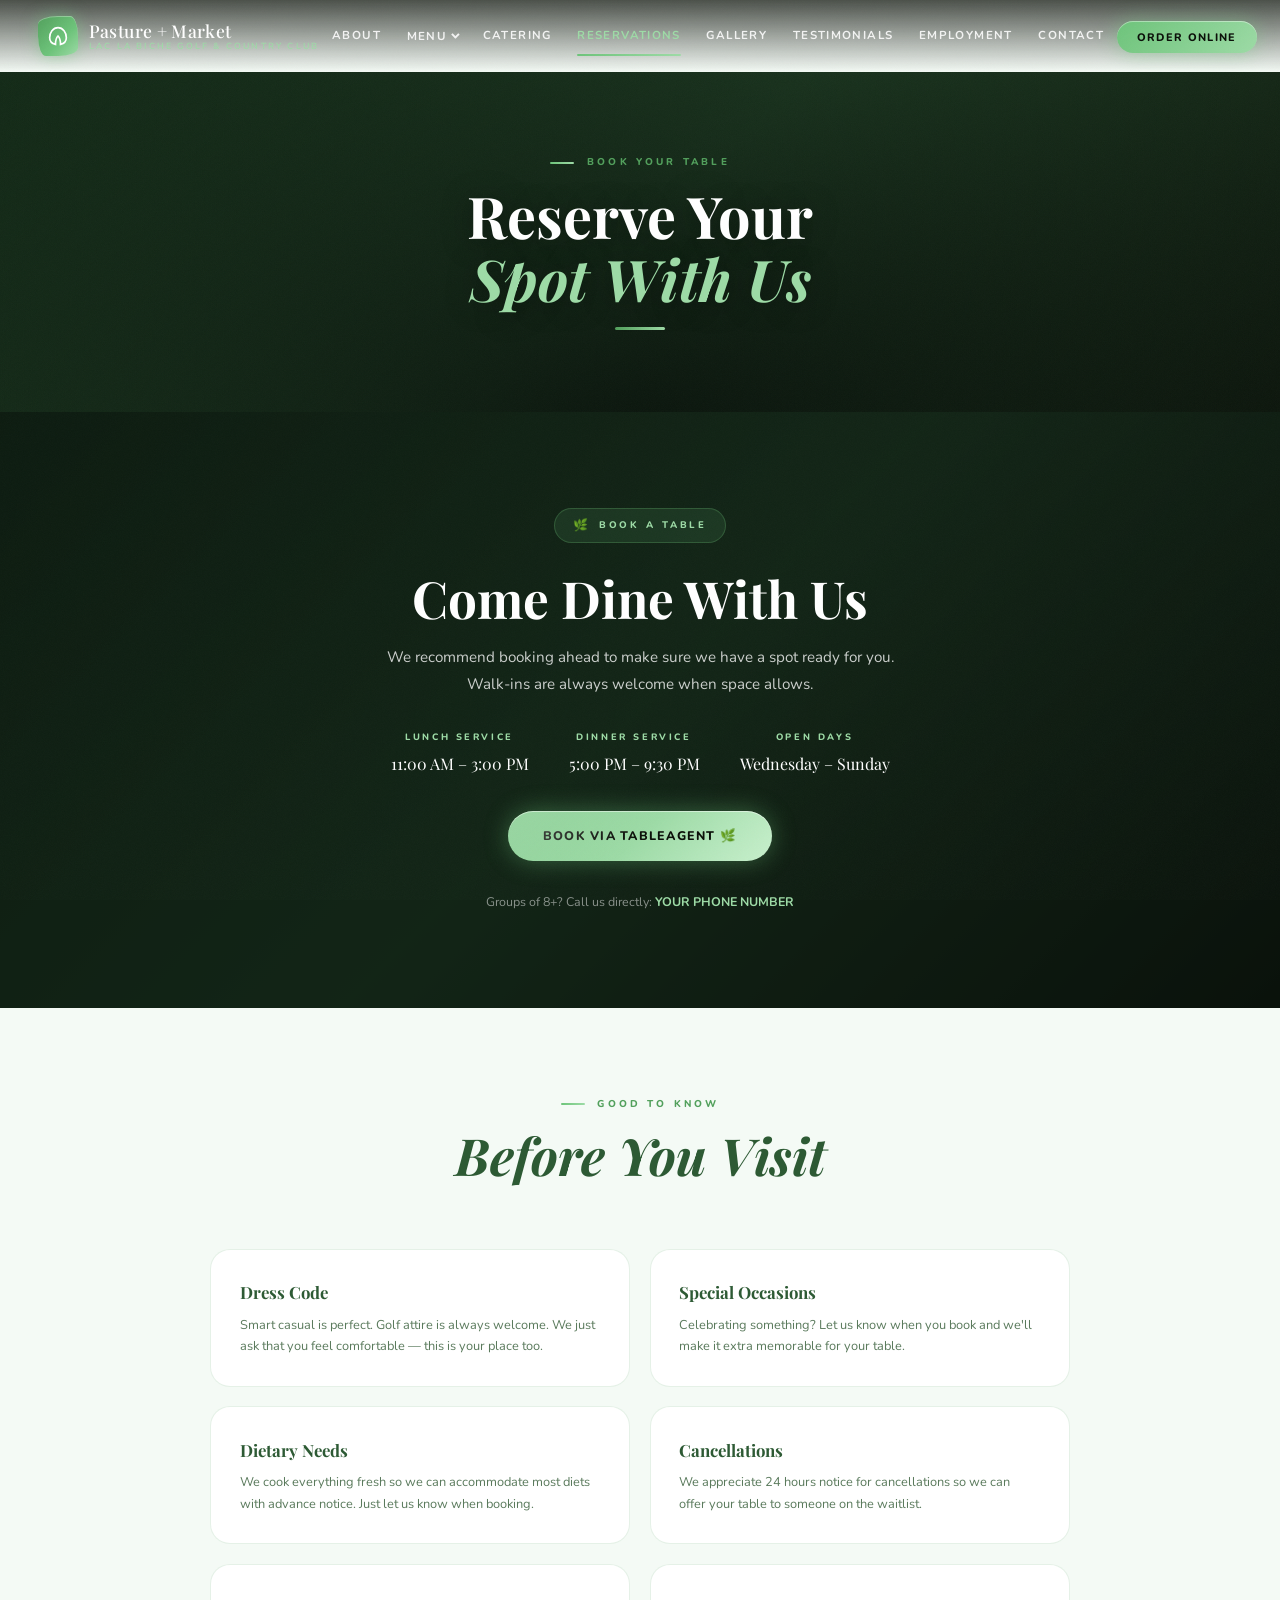
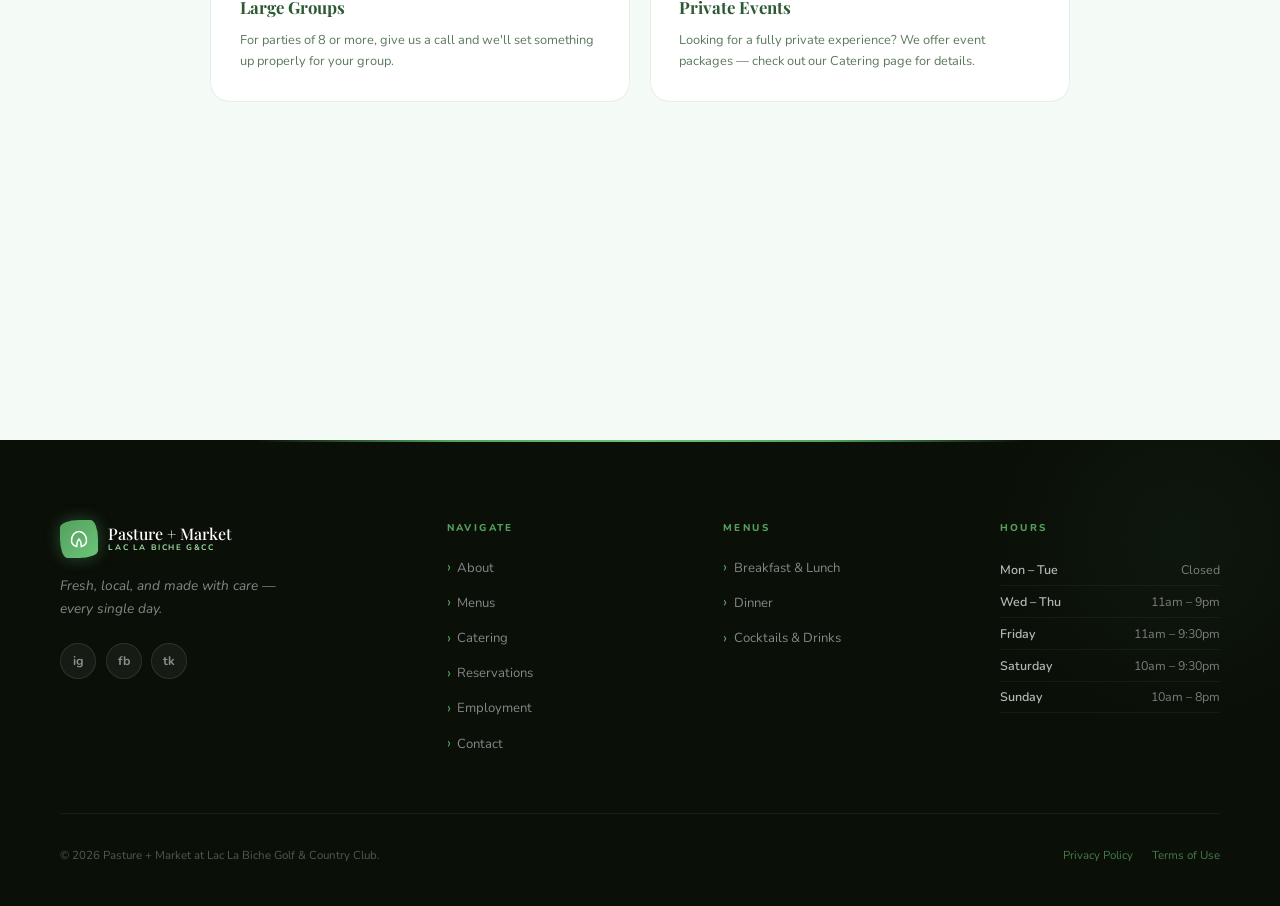
<file: pages/reservations.html>
<!DOCTYPE html>
<html lang="en">
<head>
  <meta charset="UTF-8"/><meta name="viewport" content="width=device-width, initial-scale=1.0"/>
  <meta name="description" content="Reserve a table at Pasture + Market — Lac La Biche Golf & Country Club."/>
  <title>Reservations — Pasture + Market</title>
  <link rel="preconnect" href="https://fonts.googleapis.com"/>
  <link rel="preconnect" href="https://fonts.gstatic.com" crossorigin/>
  <link href="https://fonts.googleapis.com/css2?family=Nunito:ital,wght@0,300;0,400;0,600;0,700;0,800;1,300;1,400&family=Playfair+Display:ital,wght@0,400;0,500;0,700;1,400;1,500&display=swap" rel="stylesheet"/>
  <link rel="stylesheet" href="../css/styles.css"/>
  <style>body{padding-top:72px;background:var(--off-white)}</style>
</head>
<body>

<nav id="navbar" role="navigation">
  <a href="../index.html" class="nav-logo">
    <!-- REPLACE: <img src="../images/logo.png" alt="Pasture + Market" class="logo-img"/> -->
    <div class="logo-leaf"><svg viewBox="0 0 24 24" fill="none" stroke="white" stroke-width="2" stroke-linecap="round"><path d="M12 2C6 2 2 8 2 14c0 4 3 7 7 8 0-4 1-8 3-10 2 2 3 6 3 10 4-1 7-4 7-8 0-6-4-12-10-12z"/></svg></div>
    <div class="logo-text-wrap"><span class="name">Pasture + Market</span><span class="sub">Lac La Biche Golf &amp; Country Club</span></div>
  </a>
  <ul class="nav-links" role="list">
    <li><a href="../index.html#about">About</a></li>
    <li class="dropdown-parent">
      <button aria-haspopup="true" aria-expanded="false">Menu <span class="darrow"></span></button>
      <ul class="dropdown">
        <li><a href="menu.html#breakfast-lunch">Breakfast &amp; Lunch</a></li>
        <li><a href="menu.html#dinner">Dinner</a></li>
        <li><a href="menu.html#cocktails">Cocktails &amp; Drinks</a></li>
      </ul>
    </li>
    <li><a href="catering.html">Catering</a></li>
    <li><a href="reservations.html" class="active-page">Reservations</a></li>
    <li><a href="../index.html#gallery">Gallery</a></li>
    <li><a href="../index.html#testimonials">Testimonials</a></li>
    <li><a href="employment.html">Employment</a></li>
    <li><a href="../index.html#contact">Contact</a></li>
  </ul>
  <div class="nav-actions"><a href="YOUR_ORDER_ONLINE_LINK_HERE" class="btn-order-nav" target="_blank" rel="noopener">Order Online</a></div>
  <button class="hamburger"><span></span><span></span><span></span></button>
</nav>
<nav class="mobile-nav">
  <a href="../index.html#about">About</a><a href="menu.html" class="mobile-sub">Menus</a>
  <a href="catering.html">Catering</a><a href="reservations.html">Reservations</a>
  <a href="../index.html#gallery">Gallery</a><a href="employment.html">Employment</a>
  <a href="../index.html#contact">Contact</a>
  <a href="YOUR_ORDER_ONLINE_LINK_HERE" class="btn-order-mobile" target="_blank" rel="noopener">Order Online</a>
</nav>

<div class="page-hero">
  <div class="page-hero-bg"></div><!-- REPLACE: style="background-image:url('../images/reservations-bg.jpg')" -->
  <div class="page-hero-overlay"></div>
  <div class="page-hero-content">
    <p class="section-label">Book Your Table</p>
    <h1>Reserve Your<br/><em>Spot With Us</em></h1>
    <div class="page-hero-rule"></div>
  </div>
</div>

<!-- Main CTA -->
<div class="reservations-hero">
  <div class="reservations-hero-bg"></div>
  <div class="reservations-hero-overlay"></div>
  <div class="reservations-inner">
    <div class="res-badge">Book a Table</div>
    <h2 class="section-title light" style="text-align:center;margin-bottom:1rem;">Come Dine With Us</h2>
    <p class="section-body light" style="text-align:center;margin:0 auto 1.5rem;">
      We recommend booking ahead to make sure we have a spot ready for you. Walk-ins are always welcome when space allows.
    </p>
    <div class="reservations-info">
      <div class="res-info-item">
        <span class="label">Lunch Service</span>
        <!-- REPLACE: Your actual hours -->
        <span class="value">11:00 AM – 3:00 PM</span>
      </div>
      <div class="res-info-item">
        <span class="label">Dinner Service</span>
        <span class="value">5:00 PM – 9:30 PM</span>
      </div>
      <div class="res-info-item">
        <span class="label">Open Days</span>
        <span class="value">Wednesday – Sunday</span>
      </div>
    </div>
    <div style="text-align:center;margin-top:2rem;">
      <!-- PASTE TABLEAGENT RESERVATION LINK HERE -->
      <a href="YOUR_TABLEAGENT_LINK_HERE" class="btn-primary" target="_blank" rel="noopener">Book via TableAgent 🌿</a>
    </div>
    <p style="text-align:center;margin-top:1.3rem;font-size:0.78rem;color:rgba(255,255,255,0.5);">
      <!-- REPLACE: Your phone number -->
      Groups of 8+? Call us directly: <a href="tel:YOUR_PHONE" style="color:var(--mint);font-weight:700;">YOUR PHONE NUMBER</a>
    </p>
  </div>
</div>

<!-- Good to know section -->
<section style="padding:5.5rem 3rem;background:var(--off-white);">
  <div style="max-width:1000px;margin:0 auto;">
    <div style="text-align:center;margin-bottom:3rem;" class="reveal">
      <p class="section-label" style="justify-content:center;">Good to Know</p>
      <h2 class="section-title" style="text-align:center;"><em>Before You Visit</em></h2>
    </div>
    <div class="res-details-grid">
      <div class="res-detail-card reveal" style="background:var(--white);border-color:rgba(82,160,92,0.15);border-radius:20px;">
        <h4 style="color:var(--forest);">Dress Code</h4>
        <p style="color:#5a7a5c;">Smart casual is perfect. Golf attire is always welcome. We just ask that you feel comfortable — this is your place too.</p>
      </div>
      <div class="res-detail-card reveal" style="background:var(--white);border-color:rgba(82,160,92,0.15);border-radius:20px;">
        <h4 style="color:var(--forest);">Special Occasions</h4>
        <p style="color:#5a7a5c;">Celebrating something? Let us know when you book and we'll make it extra memorable for your table.</p>
      </div>
      <div class="res-detail-card reveal" style="background:var(--white);border-color:rgba(82,160,92,0.15);border-radius:20px;">
        <h4 style="color:var(--forest);">Dietary Needs</h4>
        <p style="color:#5a7a5c;">We cook everything fresh so we can accommodate most diets with advance notice. Just let us know when booking.</p>
      </div>
      <div class="res-detail-card reveal" style="background:var(--white);border-color:rgba(82,160,92,0.15);border-radius:20px;">
        <h4 style="color:var(--forest);">Cancellations</h4>
        <!-- REPLACE: Your cancellation policy -->
        <p style="color:#5a7a5c;">We appreciate 24 hours notice for cancellations so we can offer your table to someone on the waitlist.</p>
      </div>
      <div class="res-detail-card reveal" style="background:var(--white);border-color:rgba(82,160,92,0.15);border-radius:20px;">
        <h4 style="color:var(--forest);">Large Groups</h4>
        <p style="color:#5a7a5c;">For parties of 8 or more, give us a call and we'll set something up properly for your group.</p>
      </div>
      <div class="res-detail-card reveal" style="background:var(--white);border-color:rgba(82,160,92,0.15);border-radius:20px;">
        <h4 style="color:var(--forest);">Private Events</h4>
        <p style="color:#5a7a5c;">Looking for a fully private experience? We offer event packages — check out our Catering page for details.</p>
      </div>
    </div>
    <div style="text-align:center;margin-top:4rem;" class="reveal">
      <h3 class="section-title" style="text-align:center;font-size:1.8rem;">Planning an <em>Event?</em></h3>
      <p class="section-body" style="text-align:center;margin:1rem auto 2rem;max-width:480px;">
        Golf tournaments, weddings, corporate dinners — we do it all, made fresh.
      </p>
      <a href="catering.html" class="btn-green">Explore Catering</a>
    </div>
  </div>
</section>

<footer>
  <div class="footer-inner">
    <div class="footer-top">
      <div>
        <div class="footer-logo-wrap">
          <div class="footer-logo-leaf"><svg viewBox="0 0 24 24" fill="none" stroke="white" stroke-width="2" stroke-linecap="round"><path d="M12 2C6 2 2 8 2 14c0 4 3 7 7 8 0-4 1-8 3-10 2 2 3 6 3 10 4-1 7-4 7-8 0-6-4-12-10-12z"/></svg></div>
          <div class="footer-text-logo"><span class="name">Pasture + Market</span><span class="sub">Lac La Biche G&amp;CC</span></div>
        </div>
        <p class="footer-tagline">Fresh, local, and made with care — every single day.</p>
        <div class="footer-social">
          <a href="YOUR_INSTAGRAM" class="social-link" target="_blank" rel="noopener">ig</a>
          <a href="YOUR_FACEBOOK" class="social-link" target="_blank" rel="noopener">fb</a>
          <a href="YOUR_TIKTOK" class="social-link" target="_blank" rel="noopener">tk</a>
        </div>
      </div>
      <div class="footer-col"><h4>Navigate</h4><ul>
        <li><a href="../index.html#about">About</a></li><li><a href="menu.html">Menus</a></li>
        <li><a href="catering.html">Catering</a></li><li><a href="reservations.html">Reservations</a></li>
        <li><a href="employment.html">Employment</a></li><li><a href="../index.html#contact">Contact</a></li>
      </ul></div>
      <div class="footer-col"><h4>Menus</h4><ul>
        <li><a href="menu.html#breakfast-lunch">Breakfast &amp; Lunch</a></li>
        <li><a href="menu.html#dinner">Dinner</a></li>
        <li><a href="menu.html#cocktails">Cocktails &amp; Drinks</a></li>
      </ul></div>
      <div class="footer-col"><h4>Hours</h4>
        <div class="hours-row"><span class="day">Mon – Tue</span><span>Closed</span></div>
        <div class="hours-row"><span class="day">Wed – Thu</span><span>11am – 9pm</span></div>
        <div class="hours-row"><span class="day">Friday</span><span>11am – 9:30pm</span></div>
        <div class="hours-row"><span class="day">Saturday</span><span>10am – 9:30pm</span></div>
        <div class="hours-row"><span class="day">Sunday</span><span>10am – 8pm</span></div>
      </div>
    </div>
    <div class="footer-bottom">
      <p>&copy; <span id="year"></span> Pasture + Market at Lac La Biche Golf &amp; Country Club.</p>
      <div class="footer-legal"><a href="#">Privacy Policy</a><a href="#">Terms of Use</a></div>
    </div>
  </div>
</footer>
<button id="back-to-top" class="back-to-top">↑</button>
<script src="../js/main.js"></script>
</body>
</html>
</file>
<file: css/styles.css>
/* ============================================================
   PASTURE + MARKET — Frutiger Aero / Fresh Farm CSS
   Black · White · Greens — Organic, Alive, Personal
   ============================================================ */

@import url('https://fonts.googleapis.com/css2?family=Nunito:ital,wght@0,300;0,400;0,600;0,700;0,800;1,300;1,400;1,600&family=Playfair+Display:ital,wght@0,400;0,500;0,700;1,400;1,500&display=swap');

/* ── Variables ── */
:root {
  --black:        #0a0f08;
  --off-black:    #111a0e;
  --dark-green:   #1a3a1f;
  --forest:       #2d5a34;
  --mid-green:    #3d7a45;
  --leaf:         #52a05c;
  --fresh:        #6dc47a;
  --mint:         #9ddba6;
  --pale-mint:    #c8f0cd;
  --foam:         #e8f8ea;
  --white:        #ffffff;
  --off-white:    #f4faf5;

  /* Glass / Aero */
  --glass-white:  rgba(255,255,255,0.18);
  --glass-green:  rgba(109,196,122,0.15);
  --glass-dark:   rgba(10,15,8,0.55);
  --glow-green:   0 0 40px rgba(109,196,122,0.35);
  --glow-sm:      0 0 20px rgba(109,196,122,0.2);
  --shadow-leaf:  0 8px 32px rgba(45,90,52,0.3);
  --shadow-card:  0 4px 24px rgba(10,15,8,0.15), 0 1px 4px rgba(10,15,8,0.08);

  /* Typography */
  --serif:        'Playfair Display', Georgia, serif;
  --sans:         'Nunito', 'Trebuchet MS', sans-serif;

  /* Transitions */
  --t:            0.35s cubic-bezier(0.34, 1.2, 0.64, 1);
  --tf:           0.2s ease;
}

/* ── Reset ── */
*, *::before, *::after { box-sizing: border-box; margin: 0; padding: 0; }
html { scroll-behavior: smooth; font-size: 16px; }
body {
  font-family: var(--sans);
  background: var(--off-white);
  color: var(--black);
  line-height: 1.7;
  overflow-x: hidden;
}
img { display: block; max-width: 100%; }
a { text-decoration: none; color: inherit; }
ul { list-style: none; }
button { cursor: pointer; border: none; background: none; font-family: var(--sans); }

/* ============================================================
   AERO NOISE TEXTURE OVERLAY (grain on entire page)
   ============================================================ */
body::before {
  content: '';
  position: fixed;
  inset: 0;
  z-index: 9999;
  pointer-events: none;
  opacity: 0.028;
  background-image: url("data:image/svg+xml,%3Csvg viewBox='0 0 256 256' xmlns='http://www.w3.org/2000/svg'%3E%3Cfilter id='noise'%3E%3CfeTurbulence type='fractalNoise' baseFrequency='0.9' numOctaves='4' stitchTiles='stitch'/%3E%3C/filter%3E%3Crect width='100%25' height='100%25' filter='url(%23noise)'/%3E%3C/svg%3E");
  background-size: 200px 200px;
}

/* ============================================================
   NAVBAR
   ============================================================ */
#navbar {
  position: fixed;
  top: 0; left: 0; right: 0;
  z-index: 1000;
  display: flex;
  align-items: center;
  justify-content: space-between;
  padding: 0 2.4rem;
  height: 72px;
  transition: background 0.5s ease, box-shadow 0.5s ease, height 0.4s ease;
}

#navbar.transparent {
  background: linear-gradient(to bottom, rgba(10,15,8,0.72) 0%, transparent 100%);
}

#navbar.scrolled {
  height: 62px;
  background: rgba(10,15,8,0.88);
  backdrop-filter: blur(20px) saturate(1.4);
  -webkit-backdrop-filter: blur(20px) saturate(1.4);
  box-shadow: 0 1px 0 rgba(109,196,122,0.2), 0 4px 30px rgba(0,0,0,0.35);
}

/* Logo */
.nav-logo { display: flex; align-items: center; gap: 0.65rem; flex-shrink: 0; }

.logo-leaf {
  width: 40px; height: 40px;
  background: linear-gradient(135deg, var(--leaf) 0%, var(--fresh) 60%, var(--mint) 100%);
  border-radius: 50% 20% 50% 20% / 20% 50% 20% 50%;
  display: flex; align-items: center; justify-content: center;
  box-shadow: 0 0 16px rgba(109,196,122,0.5), inset 0 1px 0 rgba(255,255,255,0.3);
  transition: transform var(--t), box-shadow var(--t);
  flex-shrink: 0;
}
.logo-leaf:hover { transform: rotate(-8deg) scale(1.08); box-shadow: 0 0 28px rgba(109,196,122,0.7); }
.logo-leaf svg { width: 20px; height: 20px; }

/* REPLACE: swap .logo-leaf with your actual logo image */
.logo-img { height: 44px; width: auto; display: block; }

.logo-text-wrap { line-height: 1.15; }
.logo-text-wrap .name {
  display: block;
  font-family: var(--serif);
  font-size: 1.1rem;
  font-weight: 500;
  color: var(--white);
  letter-spacing: 0.02em;
}
.logo-text-wrap .sub {
  display: block;
  font-size: 0.55rem;
  font-weight: 600;
  letter-spacing: 0.25em;
  text-transform: uppercase;
  color: var(--mint);
}

/* Nav links */
.nav-links { display: flex; align-items: center; gap: 0; }
.nav-links > li > a,
.nav-links > li > button {
  font-size: 0.72rem;
  font-weight: 700;
  letter-spacing: 0.12em;
  text-transform: uppercase;
  color: rgba(255,255,255,0.88);
  padding: 0.5rem 0.8rem;
  display: flex; align-items: center; gap: 0.25rem;
  transition: color var(--tf);
  position: relative;
}
.nav-links > li > a:hover,
.nav-links > li > button:hover { color: var(--mint); }

.nav-links > li > a::after {
  content: '';
  position: absolute;
  bottom: -2px; left: 0.8rem; right: 0.8rem;
  height: 2px;
  background: linear-gradient(90deg, var(--fresh), var(--mint));
  border-radius: 2px;
  transform: scaleX(0);
  transition: transform 0.25s ease;
}
.nav-links > li > a:hover::after { transform: scaleX(1); }
.nav-links > li > a.active-page { color: var(--mint); }
.nav-links > li > a.active-page::after { transform: scaleX(1); }

/* Dropdown */
.darrow {
  display: inline-block; width: 6px; height: 6px;
  border-right: 2px solid currentColor; border-bottom: 2px solid currentColor;
  transform: rotate(45deg) translateY(-2px);
  transition: transform var(--tf);
}
.dropdown-parent.open .darrow { transform: rotate(225deg) translateY(-2px); }

.dropdown {
  position: absolute;
  top: calc(100% + 10px); left: 50%;
  transform: translateX(-50%) translateY(-6px);
  min-width: 220px;
  background: rgba(10, 20, 12, 0.92);
  backdrop-filter: blur(24px) saturate(1.6);
  border: 1px solid rgba(109,196,122,0.2);
  border-top: 2px solid var(--leaf);
  border-radius: 0 0 12px 12px;
  padding: 0.5rem 0;
  opacity: 0; pointer-events: none;
  transition: opacity 0.2s ease, transform 0.2s ease;
  box-shadow: 0 20px 50px rgba(0,0,0,0.4), 0 0 0 1px rgba(109,196,122,0.08);
}
.dropdown-parent.open .dropdown {
  opacity: 1; pointer-events: auto;
  transform: translateX(-50%) translateY(0);
}
.dropdown li a {
  display: block;
  padding: 0.65rem 1.4rem;
  font-size: 0.72rem;
  font-weight: 600;
  letter-spacing: 0.1em;
  text-transform: uppercase;
  color: rgba(255,255,255,0.78);
  transition: color var(--tf), background var(--tf), padding-left 0.2s ease;
}
.dropdown li a:hover {
  color: var(--mint);
  background: rgba(109,196,122,0.08);
  padding-left: 1.8rem;
}

/* Order button */
.btn-order-nav {
  font-size: 0.68rem;
  font-weight: 800;
  letter-spacing: 0.12em;
  text-transform: uppercase;
  color: var(--black);
  background: linear-gradient(135deg, var(--fresh) 0%, var(--mint) 100%);
  padding: 0.55rem 1.25rem;
  border-radius: 50px;
  box-shadow: 0 0 20px rgba(109,196,122,0.45), inset 0 1px 0 rgba(255,255,255,0.4);
  transition: transform var(--t), box-shadow var(--t), filter var(--tf);
  white-space: nowrap;
}
.btn-order-nav:hover {
  transform: translateY(-2px) scale(1.03);
  box-shadow: 0 0 32px rgba(109,196,122,0.65), inset 0 1px 0 rgba(255,255,255,0.4);
  filter: brightness(1.06);
}

/* Hamburger */
.hamburger { display: none; flex-direction: column; gap: 5px; padding: 8px; }
.hamburger span { display: block; width: 22px; height: 2px; background: var(--white); border-radius: 2px; transition: var(--tf); }
.hamburger.open span:nth-child(1) { transform: translateY(7px) rotate(45deg); }
.hamburger.open span:nth-child(2) { opacity: 0; }
.hamburger.open span:nth-child(3) { transform: translateY(-7px) rotate(-45deg); }

/* Mobile nav */
.mobile-nav {
  display: none;
  position: fixed; top: 62px; left: 0; right: 0; bottom: 0;
  background: rgba(8,15,10,0.97);
  backdrop-filter: blur(20px);
  z-index: 999; overflow-y: auto;
  padding: 2rem;
  flex-direction: column; gap: 0;
  transform: translateX(100%); transition: transform 0.38s cubic-bezier(0.34,1.2,0.64,1);
}
.mobile-nav.open { transform: translateX(0); }
.mobile-nav a, .mobile-nav button {
  display: block;
  font-size: 0.82rem; font-weight: 700; letter-spacing: 0.14em; text-transform: uppercase;
  color: rgba(255,255,255,0.82); padding: 0.9rem 0;
  border-bottom: 1px solid rgba(109,196,122,0.12); width: 100%; text-align: left;
  transition: color var(--tf);
}
.mobile-nav a:hover { color: var(--mint); }
.mobile-nav .mobile-sub { padding-left: 1.2rem; font-size: 0.72rem; color: rgba(255,255,255,0.5); }
.mobile-nav .btn-order-mobile {
  margin-top: 1.4rem; background: linear-gradient(135deg, var(--leaf), var(--fresh));
  color: var(--black); border-radius: 50px; text-align: center;
  border-bottom: none; font-weight: 800;
}

/* ============================================================
   BUTTONS
   ============================================================ */
.btn-primary {
  display: inline-block;
  font-family: var(--sans);
  font-size: 0.78rem; font-weight: 800; letter-spacing: 0.1em; text-transform: uppercase;
  color: var(--black);
  background: linear-gradient(135deg, var(--fresh) 0%, var(--mint) 50%, var(--pale-mint) 100%);
  padding: 0.9rem 2.2rem;
  border-radius: 50px;
  box-shadow: 0 0 24px rgba(109,196,122,0.4), inset 0 1px 0 rgba(255,255,255,0.5);
  transition: transform var(--t), box-shadow var(--t), filter var(--tf);
  position: relative; overflow: hidden;
}
.btn-primary::before {
  content: '';
  position: absolute; inset: 0;
  background: linear-gradient(135deg, rgba(255,255,255,0.3) 0%, transparent 50%);
  border-radius: 50px;
}
.btn-primary:hover {
  transform: translateY(-3px) scale(1.02);
  box-shadow: 0 0 40px rgba(109,196,122,0.6), inset 0 1px 0 rgba(255,255,255,0.5);
  filter: brightness(1.05);
}

.btn-outline {
  display: inline-block;
  font-family: var(--sans);
  font-size: 0.78rem; font-weight: 700; letter-spacing: 0.1em; text-transform: uppercase;
  color: var(--white);
  border: 2px solid rgba(255,255,255,0.55);
  padding: 0.88rem 2.2rem;
  border-radius: 50px;
  backdrop-filter: blur(8px);
  transition: border-color var(--tf), color var(--tf), background var(--tf), transform var(--t);
}
.btn-outline:hover {
  border-color: var(--fresh);
  color: var(--fresh);
  background: rgba(109,196,122,0.08);
  transform: translateY(-2px);
}

.btn-green {
  display: inline-block;
  font-family: var(--sans);
  font-size: 0.78rem; font-weight: 800; letter-spacing: 0.1em; text-transform: uppercase;
  color: var(--white);
  background: linear-gradient(135deg, var(--forest) 0%, var(--mid-green) 100%);
  padding: 0.9rem 2.2rem;
  border-radius: 50px;
  box-shadow: var(--shadow-leaf), inset 0 1px 0 rgba(255,255,255,0.15);
  transition: transform var(--t), box-shadow var(--t);
}
.btn-green:hover {
  transform: translateY(-2px);
  box-shadow: 0 12px 40px rgba(45,90,52,0.5), inset 0 1px 0 rgba(255,255,255,0.15);
}

/* ============================================================
   SECTION UTILITIES
   ============================================================ */
.section-label {
  font-family: var(--sans);
  font-size: 0.62rem; font-weight: 800; letter-spacing: 0.32em; text-transform: uppercase;
  color: var(--leaf);
  display: flex; align-items: center; gap: 0.8rem;
  margin-bottom: 0.8rem;
}
.section-label::before {
  content: '';
  width: 24px; height: 2px;
  background: linear-gradient(90deg, var(--fresh), var(--mint));
  border-radius: 2px; flex-shrink: 0;
}

.section-title {
  font-family: var(--serif);
  font-size: clamp(2rem, 4vw, 3.2rem);
  font-weight: 700;
  line-height: 1.15;
  color: var(--black);
}
.section-title em { font-style: italic; color: var(--forest); }
.section-title.light { color: var(--white); }
.section-title.light em { color: var(--mint); }

.section-body {
  font-size: 0.95rem; font-weight: 400;
  line-height: 1.8; color: #3a4a3c;
  max-width: 540px;
}
.section-body.light { color: rgba(255,255,255,0.78); }

.leaf-divider {
  display: flex; align-items: center; gap: 0.8rem;
  margin: 1.4rem 0;
}
.leaf-divider::before, .leaf-divider::after {
  content: ''; flex: 1; height: 1px;
  background: linear-gradient(90deg, transparent, rgba(82,160,92,0.4), transparent);
}
.leaf-divider span {
  color: var(--leaf); font-size: 1.1rem;
}

/* Reveal animations */
.reveal { opacity: 0; transform: translateY(28px); transition: opacity 0.75s ease, transform 0.75s ease; }
.reveal.visible { opacity: 1; transform: translateY(0); }
.reveal-left { opacity: 0; transform: translateX(-28px); transition: opacity 0.75s ease, transform 0.75s ease; }
.reveal-left.visible { opacity: 1; transform: translateX(0); }
.reveal-right { opacity: 0; transform: translateX(28px); transition: opacity 0.75s ease, transform 0.75s ease; }
.reveal-right.visible { opacity: 1; transform: translateX(0); }

/* ============================================================
   HERO — SLIDESHOW
   ============================================================ */
#hero {
  position: relative;
  height: 100vh; min-height: 680px;
  display: flex; align-items: center; justify-content: center;
  overflow: hidden;
  background: var(--dark-green);
}

.hero-slides { position: absolute; inset: 0; z-index: 0; }
.hero-slide {
  position: absolute; inset: 0;
  background-size: cover; background-position: center;
  opacity: 0; transition: opacity 1.6s ease;
  transform: scale(1.06);
}
.hero-slide.active { opacity: 1; transform: scale(1); transition: opacity 1.6s ease, transform 9s ease; }

/* REPLACE with your images: style="background-image:url('images/hero-1.jpg')" */
.hero-slide:nth-child(1) { background: radial-gradient(ellipse at 30% 60%, #2d5a34 0%, #1a3a1f 40%, #0a1a0c 100%); }
.hero-slide:nth-child(2) { background: radial-gradient(ellipse at 70% 40%, #3d7a45 0%, #2d5a34 40%, #0f1f12 100%); }
.hero-slide:nth-child(3) { background: radial-gradient(ellipse at 50% 70%, #1a3a1f 0%, #111a0e 60%, #0a0f08 100%); }
.hero-slide:nth-child(4) { background: radial-gradient(ellipse at 20% 30%, #52a05c 0%, #2d5a34 40%, #0a1510 100%); }

/* Organic vignette + gradient overlay */
.hero-overlay {
  position: absolute; inset: 0; z-index: 1;
  background:
    radial-gradient(ellipse at 50% 100%, rgba(10,15,8,0.85) 0%, transparent 65%),
    linear-gradient(to bottom, rgba(10,15,8,0.4) 0%, rgba(10,15,8,0.0) 35%, rgba(10,15,8,0.1) 65%, rgba(10,15,8,0.75) 100%);
}

/* Floating green bokeh blobs */
.hero-blob {
  position: absolute; z-index: 1;
  border-radius: 50%;
  pointer-events: none;
  animation: blobFloat 8s ease-in-out infinite;
}
.hero-blob-1 {
  width: 400px; height: 400px; top: 10%; left: -100px;
  background: radial-gradient(circle, rgba(82,160,92,0.18) 0%, transparent 70%);
  animation-delay: 0s;
}
.hero-blob-2 {
  width: 500px; height: 500px; top: -50px; right: -100px;
  background: radial-gradient(circle, rgba(61,122,69,0.15) 0%, transparent 70%);
  animation-delay: -3s;
}
.hero-blob-3 {
  width: 300px; height: 300px; bottom: 15%; right: 15%;
  background: radial-gradient(circle, rgba(109,196,122,0.12) 0%, transparent 70%);
  animation-delay: -5s;
}

@keyframes blobFloat {
  0%, 100% { transform: translateY(0) scale(1); }
  33% { transform: translateY(-20px) scale(1.04); }
  66% { transform: translateY(10px) scale(0.97); }
}

.hero-content {
  position: relative; z-index: 2;
  text-align: center; padding: 0 2rem; max-width: 900px;
}

.hero-eyebrow {
  display: inline-flex; align-items: center; gap: 0.6rem;
  font-size: 0.68rem; font-weight: 800; letter-spacing: 0.3em; text-transform: uppercase;
  color: var(--mint);
  background: rgba(109,196,122,0.12);
  border: 1px solid rgba(109,196,122,0.25);
  backdrop-filter: blur(8px);
  padding: 0.4rem 1rem; border-radius: 50px;
  margin-bottom: 1.4rem;
  opacity: 0; transform: translateY(16px);
  animation: fadeUp 0.85s ease 0.3s forwards;
}
.hero-eyebrow::before { content: '🌿'; font-size: 0.8rem; }

.hero-title {
  font-family: var(--serif);
  font-size: clamp(3rem, 7.5vw, 6.5rem);
  font-weight: 700; line-height: 1.06; color: var(--white);
  margin-bottom: 1.2rem;
  opacity: 0; transform: translateY(24px);
  animation: fadeUp 0.9s ease 0.55s forwards;
  text-shadow: 0 2px 40px rgba(0,0,0,0.4);
}
.hero-title em {
  font-style: italic;
  color: var(--mint);
  text-shadow: 0 0 60px rgba(109,196,122,0.4);
}

.hero-subtitle {
  font-size: clamp(0.85rem, 1.5vw, 1rem); font-weight: 400;
  color: rgba(255,255,255,0.75); letter-spacing: 0.04em;
  margin-bottom: 2.4rem;
  opacity: 0; transform: translateY(16px);
  animation: fadeUp 0.85s ease 0.85s forwards;
}

.hero-ctas {
  display: flex; gap: 1rem; justify-content: center; flex-wrap: wrap;
  opacity: 0; transform: translateY(16px);
  animation: fadeUp 0.85s ease 1.05s forwards;
}

/* Slide dots */
.hero-dots {
  position: absolute; bottom: 5.5rem; left: 50%; transform: translateX(-50%);
  z-index: 3; display: flex; gap: 0.55rem;
}
.hero-dot {
  width: 8px; height: 8px; border-radius: 50%;
  background: rgba(255,255,255,0.3); cursor: pointer;
  transition: background 0.3s ease, transform 0.3s ease;
  border: none; padding: 0;
}
.hero-dot.active { background: var(--mint); transform: scale(1.3); }

/* Scroll indicator */
.hero-scroll {
  position: absolute; bottom: 2rem; left: 50%; transform: translateX(-50%);
  z-index: 3; display: flex; flex-direction: column; align-items: center; gap: 0.4rem;
  opacity: 0; animation: fadeIn 1s ease 2s forwards;
}
.hero-scroll span {
  font-size: 0.58rem; font-weight: 700; letter-spacing: 0.3em; text-transform: uppercase;
  color: var(--mint);
}
.scroll-line {
  width: 1px; height: 42px;
  background: linear-gradient(to bottom, var(--mint), transparent);
  animation: scrollPulse 2s ease infinite;
}

/* ============================================================
   TAGLINE STRIP
   ============================================================ */
.tagline-strip {
  background: linear-gradient(135deg, var(--dark-green) 0%, var(--forest) 50%, var(--dark-green) 100%);
  padding: 1.1rem 0;
  overflow: hidden;
  position: relative;
}
.tagline-strip::before {
  content: '';
  position: absolute; inset: 0;
  background: linear-gradient(90deg, rgba(109,196,122,0.06) 0%, rgba(157,219,166,0.1) 50%, rgba(109,196,122,0.06) 100%);
}
.tagline-track {
  display: flex; gap: 3rem; white-space: nowrap;
  animation: marquee 25s linear infinite;
}
.tagline-item {
  display: flex; align-items: center; gap: 0.8rem;
  font-size: 0.7rem; font-weight: 700; letter-spacing: 0.22em; text-transform: uppercase;
  color: var(--mint); flex-shrink: 0;
}
.tagline-item::before { content: '✦'; color: var(--fresh); font-size: 0.6rem; }

@keyframes marquee { from { transform: translateX(0); } to { transform: translateX(-50%); } }

/* ============================================================
   OUR STORY
   ============================================================ */
#about {
  padding: 7rem 3rem;
  background: var(--white);
  position: relative;
}

/* Organic wavy top border */
#about::before {
  content: '';
  position: absolute; top: -40px; left: 0; right: 0; height: 80px;
  background: var(--white);
  clip-path: ellipse(55% 100% at 50% 100%);
}

.intro-inner {
  max-width: 1160px; margin: 0 auto;
  display: grid; grid-template-columns: 1fr 1fr; gap: 5rem; align-items: center;
}

.intro-image-wrap { position: relative; }

.intro-image {
  width: 100%; aspect-ratio: 4/5;
  border-radius: 40% 60% 55% 45% / 45% 40% 60% 55%;
  overflow: hidden;
  background: linear-gradient(135deg, var(--mint) 0%, var(--leaf) 50%, var(--forest) 100%);
  box-shadow: 0 20px 60px rgba(45,90,52,0.25);
  transition: border-radius 0.8s ease;
}
.intro-image:hover { border-radius: 50% 50% 50% 50% / 50% 50% 50% 50%; }
.intro-image img { width: 100%; height: 100%; object-fit: cover; }

/* Green floating badge */
.intro-badge {
  position: absolute; bottom: 2rem; right: -1.5rem;
  width: 110px; height: 110px;
  background: linear-gradient(135deg, var(--forest) 0%, var(--mid-green) 100%);
  border-radius: 50%;
  display: flex; align-items: center; justify-content: center; flex-direction: column;
  box-shadow: 0 8px 30px rgba(45,90,52,0.4), inset 0 1px 0 rgba(255,255,255,0.15);
  text-align: center; padding: 1rem;
  animation: badgeSpin 20s linear infinite;
}
@keyframes badgeSpin { from { transform: rotate(0deg); } to { transform: rotate(360deg); } }
.intro-badge span { font-size: 1.8rem; line-height: 1; animation: badgeCounter 20s linear infinite reverse; }
.intro-badge small {
  font-size: 0.45rem; font-weight: 800; letter-spacing: 0.15em; text-transform: uppercase;
  color: var(--mint); line-height: 1.3; animation: badgeCounter 20s linear infinite reverse;
}
@keyframes badgeCounter { from { transform: rotate(0deg); } to { transform: rotate(-360deg); } }

.intro-quote {
  font-family: var(--serif);
  font-size: 1.4rem; font-style: italic; font-weight: 400;
  color: var(--forest); line-height: 1.5;
  margin: 1.4rem 0;
  padding: 1.2rem 1.4rem;
  border-left: 4px solid var(--fresh);
  background: linear-gradient(135deg, rgba(109,196,122,0.06) 0%, rgba(157,219,166,0.04) 100%);
  border-radius: 0 12px 12px 0;
}

.intro-features {
  display: grid; grid-template-columns: 1fr 1fr; gap: 1rem; margin-top: 2rem;
}
.intro-feature {
  padding: 1.2rem;
  background: linear-gradient(135deg, rgba(109,196,122,0.06) 0%, rgba(157,219,166,0.04) 100%);
  border: 1px solid rgba(82,160,92,0.15);
  border-radius: 16px;
  transition: transform var(--t), box-shadow var(--t), border-color var(--tf);
}
.intro-feature:hover {
  transform: translateY(-4px);
  box-shadow: 0 8px 24px rgba(45,90,52,0.12);
  border-color: rgba(82,160,92,0.35);
}
.intro-feature-icon { font-size: 1.5rem; margin-bottom: 0.5rem; }
.intro-feature h4 { font-family: var(--serif); font-size: 0.96rem; font-weight: 700; color: var(--forest); margin-bottom: 0.2rem; }
.intro-feature p { font-size: 0.76rem; color: #4a5e4c; line-height: 1.55; font-weight: 400; }

/* ============================================================
   MENU PREVIEW CARDS
   ============================================================ */
#menu-preview {
  padding: 7rem 3rem;
  background: linear-gradient(180deg, var(--off-white) 0%, var(--foam) 100%);
  position: relative;
  overflow: hidden;
}

/* Decorative leaves bg */
#menu-preview::before {
  content: '';
  position: absolute; top: 0; right: 0;
  width: 400px; height: 400px;
  background: radial-gradient(circle, rgba(109,196,122,0.1) 0%, transparent 70%);
  pointer-events: none;
}

.menu-preview-inner { max-width: 1160px; margin: 0 auto; }
.menu-preview-header { text-align: center; margin-bottom: 3.5rem; }

.menu-cards { display: grid; grid-template-columns: repeat(3,1fr); gap: 1.5rem; }

.menu-card {
  position: relative; border-radius: 24px; overflow: hidden;
  aspect-ratio: 3/4; cursor: pointer; display: block;
  transition: transform var(--t), box-shadow var(--t);
}
.menu-card:hover { transform: translateY(-8px) scale(1.02); box-shadow: 0 24px 60px rgba(10,15,8,0.25); }

.menu-card-bg {
  position: absolute; inset: 0; background-size: cover; background-position: center;
  transition: transform 0.8s cubic-bezier(0.25,0.46,0.45,0.94);
}
.menu-card:nth-child(1) .menu-card-bg { background: linear-gradient(160deg, #3d7a45 0%, #1a3a1f 100%); }
.menu-card:nth-child(2) .menu-card-bg { background: linear-gradient(160deg, #2d5a34 0%, #0a1a0c 100%); }
.menu-card:nth-child(3) .menu-card-bg { background: linear-gradient(160deg, #52a05c 0%, #2d5a34 100%); }
.menu-card:hover .menu-card-bg { transform: scale(1.07); }

/* Glass overlay */
.menu-card-overlay {
  position: absolute; inset: 0;
  background: linear-gradient(to top, rgba(8,15,10,0.9) 0%, rgba(8,15,10,0.3) 55%, transparent 100%);
  transition: background 0.4s ease;
}

.menu-card-content { position: absolute; bottom: 0; left: 0; right: 0; padding: 2rem; }
.menu-card-label {
  display: inline-block; font-size: 0.58rem; font-weight: 800; letter-spacing: 0.28em; text-transform: uppercase;
  color: var(--mint);
  background: rgba(109,196,122,0.15); border: 1px solid rgba(109,196,122,0.25);
  padding: 0.25rem 0.75rem; border-radius: 50px; margin-bottom: 0.6rem;
  backdrop-filter: blur(4px);
}
.menu-card-title { font-family: var(--serif); font-size: 1.55rem; font-weight: 700; color: var(--white); line-height: 1.2; margin-bottom: 0.65rem; }
.menu-card-desc {
  font-size: 0.77rem; font-weight: 400; color: rgba(255,255,255,0.7); line-height: 1.6;
  opacity: 0; transform: translateY(8px);
  transition: opacity 0.4s ease, transform 0.4s ease;
  margin-bottom: 0.85rem;
}
.menu-card:hover .menu-card-desc { opacity: 1; transform: translateY(0); }
.menu-card-link {
  display: inline-flex; align-items: center; gap: 0.4rem;
  font-size: 0.68rem; font-weight: 800; letter-spacing: 0.14em; text-transform: uppercase;
  color: var(--mint);
  opacity: 0; transform: translateY(6px);
  transition: opacity 0.4s ease 0.05s, transform 0.4s ease 0.05s;
}
.menu-card:hover .menu-card-link { opacity: 1; transform: translateY(0); }
.menu-card-link::after { content: '→'; transition: transform var(--tf); }
.menu-card:hover .menu-card-link::after { transform: translateX(4px); }

/* ============================================================
   PARALLAX BANNER / QUOTE
   ============================================================ */
.parallax-banner {
  position: relative; height: 340px;
  display: flex; align-items: center; justify-content: center;
  overflow: hidden;
  background: var(--dark-green);
}
.parallax-bg {
  position: absolute; inset: -60px;
  background: linear-gradient(135deg, #1a3a1f 0%, #2d5a34 50%, #0a1a0c 100%);
  background-size: cover; background-position: center;
  /* REPLACE: background-image: url('../images/banner.jpg'); */
}
.parallax-overlay {
  position: absolute; inset: 0;
  background: rgba(8,15,10,0.72);
}
.parallax-content { position: relative; z-index: 2; text-align: center; padding: 0 2rem; }
.parallax-content blockquote {
  font-family: var(--serif);
  font-size: clamp(1.5rem, 2.8vw, 2.2rem); font-style: italic; font-weight: 500;
  color: var(--white); line-height: 1.45; max-width: 680px;
  text-shadow: 0 2px 20px rgba(0,0,0,0.3);
}
.parallax-content cite {
  display: block; margin-top: 1rem;
  font-family: var(--sans); font-size: 0.65rem; font-weight: 700; letter-spacing: 0.28em; text-transform: uppercase;
  color: var(--mint); font-style: normal;
}

/* ============================================================
   GALLERY
   ============================================================ */
#gallery {
  padding: 7rem 3rem;
  background: var(--black);
  position: relative;
}

.gallery-inner { max-width: 1280px; margin: 0 auto; }
.gallery-header { text-align: center; margin-bottom: 2.5rem; }

.gallery-filters {
  display: flex; justify-content: center; flex-wrap: wrap; gap: 0.5rem; margin-bottom: 2.5rem;
}
.gallery-filter {
  font-size: 0.68rem; font-weight: 700; letter-spacing: 0.15em; text-transform: uppercase;
  color: rgba(255,255,255,0.55);
  padding: 0.5rem 1.2rem;
  border: 1px solid rgba(255,255,255,0.12);
  border-radius: 50px; cursor: pointer;
  transition: all var(--tf);
  background: transparent;
}
.gallery-filter.active, .gallery-filter:hover {
  color: var(--black); background: var(--fresh);
  border-color: var(--fresh);
  box-shadow: 0 0 16px rgba(109,196,122,0.4);
}

.gallery-grid {
  display: grid;
  grid-template-columns: repeat(4, 1fr);
  grid-auto-rows: 200px;
  gap: 8px;
  border-radius: 20px; overflow: hidden;
}
.gallery-item { position: relative; overflow: hidden; cursor: pointer; background: var(--dark-green); }
.gallery-item:nth-child(1) { grid-column: span 2; grid-row: span 2; }
.gallery-item:nth-child(4) { grid-column: span 2; }
.gallery-item:nth-child(7) { grid-column: span 2; grid-row: span 2; }

.gallery-item-bg {
  position: absolute; inset: 0; background-size: cover; background-position: center;
  transition: transform 0.7s ease;
}
.gallery-item:nth-child(1) .gallery-item-bg { background: linear-gradient(135deg, #3d7a45, #1a3a1f); }
.gallery-item:nth-child(2) .gallery-item-bg { background: linear-gradient(135deg, #52a05c, #2d5a34); }
.gallery-item:nth-child(3) .gallery-item-bg { background: linear-gradient(135deg, #2d5a34, #0f1f12); }
.gallery-item:nth-child(4) .gallery-item-bg { background: linear-gradient(135deg, #1a3a1f, #111a0e); }
.gallery-item:nth-child(5) .gallery-item-bg { background: linear-gradient(135deg, #6dc47a, #3d7a45); }
.gallery-item:nth-child(6) .gallery-item-bg { background: linear-gradient(135deg, #2d5a34, #1a3a1f); }
.gallery-item:nth-child(7) .gallery-item-bg { background: linear-gradient(135deg, #52a05c, #1a3a1f); }
.gallery-item:nth-child(8) .gallery-item-bg { background: linear-gradient(135deg, #3d7a45, #0a1510); }
/* REPLACE: set background-image on each .gallery-item-bg */

.gallery-item:hover .gallery-item-bg { transform: scale(1.1); }
.gallery-item-overlay {
  position: absolute; inset: 0;
  background: rgba(8,15,10,0); transition: background 0.35s ease;
  display: flex; align-items: center; justify-content: center;
}
.gallery-item:hover .gallery-item-overlay { background: rgba(8,15,10,0.55); }
.gallery-item-icon {
  color: var(--white); opacity: 0; transform: scale(0.6);
  transition: opacity 0.35s ease, transform 0.35s ease;
  font-size: 1.8rem;
}
.gallery-item:hover .gallery-item-icon { opacity: 1; transform: scale(1); }

/* Lightbox */
.lightbox {
  position: fixed; inset: 0; z-index: 9999;
  background: rgba(0,0,0,0.92); backdrop-filter: blur(12px);
  display: flex; align-items: center; justify-content: center;
  opacity: 0; pointer-events: none; transition: opacity 0.3s ease;
}
.lightbox.open { opacity: 1; pointer-events: auto; }
.lightbox-img { max-width: 88vw; max-height: 84vh; object-fit: contain; border-radius: 12px; }
.lightbox-close {
  position: absolute; top: 1.8rem; right: 1.8rem;
  width: 44px; height: 44px;
  background: rgba(255,255,255,0.1); border: 1px solid rgba(255,255,255,0.2);
  border-radius: 50%; color: var(--white); font-size: 1.2rem;
  display: flex; align-items: center; justify-content: center; cursor: pointer;
  transition: background var(--tf), color var(--tf);
}
.lightbox-close:hover { background: var(--fresh); color: var(--black); }

/* ============================================================
   TESTIMONIALS
   ============================================================ */
#testimonials {
  padding: 7rem 3rem;
  background: var(--foam);
  position: relative;
}

.testimonials-inner { max-width: 1160px; margin: 0 auto; }
.testimonials-header { text-align: center; margin-bottom: 4rem; }

.testimonials-carousel { display: grid; grid-template-columns: repeat(3,1fr); gap: 1.5rem; }

.testimonial-card {
  padding: 2.5rem 2rem;
  background: var(--white);
  border: 1px solid rgba(82,160,92,0.15);
  border-radius: 24px;
  position: relative; overflow: hidden;
  box-shadow: var(--shadow-card);
  transition: transform var(--t), box-shadow var(--t);
}
.testimonial-card:hover { transform: translateY(-6px); box-shadow: 0 16px 48px rgba(45,90,52,0.16); }

/* Decorative green corner */
.testimonial-card::before {
  content: '';
  position: absolute; top: 0; left: 0;
  width: 60px; height: 60px;
  background: linear-gradient(135deg, rgba(109,196,122,0.15) 0%, transparent 100%);
  border-radius: 0 0 60px 0;
}

.testimonial-stars { color: var(--leaf); font-size: 0.85rem; margin-bottom: 1.2rem; letter-spacing: 0.05em; }
.quote-mark {
  font-family: var(--serif); font-size: 5rem; color: rgba(82,160,92,0.1);
  line-height: 1; position: absolute; top: 1rem; right: 1.5rem; font-style: italic;
}
.testimonial-text {
  font-family: var(--serif); font-size: 1rem; font-style: italic; font-weight: 400;
  color: #2a3a2c; line-height: 1.72; margin-bottom: 1.6rem;
}
.testimonial-author { display: flex; align-items: center; gap: 0.85rem; }
.author-avatar {
  width: 42px; height: 42px; border-radius: 50%;
  background: linear-gradient(135deg, var(--leaf), var(--fresh));
  display: flex; align-items: center; justify-content: center;
  font-family: var(--serif); font-size: 1rem; font-weight: 700; color: var(--white); flex-shrink: 0;
  box-shadow: 0 0 12px rgba(82,160,92,0.35);
}
.author-info .name { font-family: var(--sans); font-size: 0.8rem; font-weight: 700; color: var(--black); }
.author-info .detail { font-size: 0.7rem; color: #6a8a6c; font-weight: 400; }

/* ============================================================
   CONTACT SECTION (on homepage)
   ============================================================ */
#contact {
  padding: 7rem 3rem;
  background: var(--white);
}

.contact-inner {
  max-width: 1160px; margin: 0 auto;
  display: grid; grid-template-columns: 1fr 1.15fr; gap: 5rem;
}

.contact-details { margin-top: 2rem; display: flex; flex-direction: column; gap: 1.5rem; }

.contact-detail { display: flex; gap: 1rem; align-items: flex-start; }
.contact-detail-icon {
  width: 44px; height: 44px; min-width: 44px;
  background: linear-gradient(135deg, rgba(109,196,122,0.12) 0%, rgba(157,219,166,0.08) 100%);
  border: 1px solid rgba(82,160,92,0.2);
  border-radius: 12px;
  display: flex; align-items: center; justify-content: center;
  font-size: 1rem;
  transition: background var(--tf), transform var(--t);
}
.contact-detail:hover .contact-detail-icon {
  background: linear-gradient(135deg, rgba(109,196,122,0.22) 0%, rgba(157,219,166,0.15) 100%);
  transform: scale(1.08);
}
.contact-detail-text .label {
  font-size: 0.58rem; font-weight: 800; letter-spacing: 0.22em; text-transform: uppercase;
  color: var(--leaf); display: block; margin-bottom: 0.18rem;
}
.contact-detail-text .value { font-family: var(--serif); font-size: 0.98rem; color: var(--black); font-weight: 400; line-height: 1.4; }

.map-placeholder {
  margin-top: 2rem; height: 190px;
  background: linear-gradient(135deg, rgba(109,196,122,0.06) 0%, rgba(157,219,166,0.04) 100%);
  border: 2px dashed rgba(82,160,92,0.2);
  border-radius: 20px;
  display: flex; align-items: center; justify-content: center; flex-direction: column; gap: 0.6rem;
}
.map-placeholder span { font-size: 0.65rem; font-weight: 700; letter-spacing: 0.2em; text-transform: uppercase; color: var(--leaf); }
.map-placeholder .map-icon { font-size: 2rem; }

/* ============================================================
   FORMS — AERO GLASS STYLE (Fixed checkboxes)
   ============================================================ */
.luxury-form {
  background: linear-gradient(135deg, rgba(255,255,255,0.95) 0%, rgba(248,253,249,0.95) 100%);
  border: 1px solid rgba(82,160,92,0.2);
  border-radius: 28px;
  padding: 2.8rem;
  box-shadow: var(--shadow-card), inset 0 1px 0 rgba(255,255,255,0.8);
}
.luxury-form h3 {
  font-family: var(--serif); font-size: 1.8rem; font-weight: 700;
  color: var(--dark-green); margin-bottom: 0.4rem;
}
.form-subtitle { font-size: 0.82rem; color: #5a7a5c; margin-bottom: 2rem; font-weight: 400; }

.form-group { margin-bottom: 1.3rem; position: relative; }
.form-group label:not(.check-item) {
  display: block; font-size: 0.62rem; font-weight: 800;
  letter-spacing: 0.2em; text-transform: uppercase;
  color: var(--forest); margin-bottom: 0.42rem;
}

.form-group input:not([type=checkbox]):not([type=radio]),
.form-group select,
.form-group textarea {
  width: 100%;
  background: rgba(255,255,255,0.9);
  border: 2px solid rgba(82,160,92,0.2);
  color: var(--black);
  font-family: var(--sans); font-size: 0.88rem; font-weight: 400;
  padding: 0.78rem 1rem;
  border-radius: 12px; outline: none;
  transition: border-color var(--tf), box-shadow var(--tf), background var(--tf);
  -webkit-appearance: none;
}
.form-group select {
  background-image: url("data:image/svg+xml,%3Csvg xmlns='http://www.w3.org/2000/svg' width='12' height='8'%3E%3Cpath d='M1 1l5 5 5-5' stroke='%233d7a45' stroke-width='2' fill='none' stroke-linecap='round'/%3E%3C/svg%3E");
  background-repeat: no-repeat; background-position: right 1rem center;
  padding-right: 2.5rem; cursor: pointer;
  background-color: rgba(255,255,255,0.9);
}
.form-group select option { background: var(--white); color: var(--black); }
.form-group textarea { min-height: 110px; resize: vertical; }

.form-group input:not([type=checkbox]):not([type=radio]):focus,
.form-group select:focus,
.form-group textarea:focus {
  border-color: var(--leaf);
  box-shadow: 0 0 0 4px rgba(109,196,122,0.15);
  background: var(--white);
}
.form-group input::placeholder, .form-group textarea::placeholder { color: rgba(42,58,44,0.35); }

.form-row { display: grid; grid-template-columns: 1fr 1fr; gap: 1.1rem; }

.form-section-title {
  font-family: var(--serif); font-size: 0.92rem; font-style: italic; font-weight: 500;
  color: var(--forest); margin-bottom: 0.7rem;
}

/* ── FIXED CHECKBOXES & RADIOS ── */
.check-grid {
  display: grid;
  grid-template-columns: repeat(auto-fill, minmax(148px, 1fr));
  gap: 0.5rem; margin-top: 0.3rem;
}
.check-grid.cols-2 { grid-template-columns: repeat(auto-fill, minmax(130px, 1fr)); }
.check-grid.cols-3 { grid-template-columns: repeat(auto-fill, minmax(110px, 1fr)); }
.check-grid.inline { display: flex; flex-wrap: wrap; gap: 0.5rem; }

.check-item {
  display: flex; align-items: center; gap: 0.65rem;
  cursor: pointer; user-select: none;
  padding: 0.55rem 0.85rem;
  border: 2px solid rgba(82,160,92,0.2);
  border-radius: 10px;
  background: rgba(255,255,255,0.7);
  transition: border-color var(--tf), background var(--tf), transform var(--t);
}
.check-item:hover {
  border-color: var(--leaf);
  background: rgba(109,196,122,0.06);
  transform: translateY(-1px);
}
.check-item:has(input:checked) {
  border-color: var(--leaf);
  background: rgba(109,196,122,0.1);
}

/* Custom checkbox / radio boxes */
.check-item input[type=checkbox],
.check-item input[type=radio] {
  appearance: none; -webkit-appearance: none;
  width: 18px; height: 18px; flex-shrink: 0;
  border: 2px solid rgba(82,160,92,0.4);
  border-radius: 5px;
  background: rgba(255,255,255,0.9);
  cursor: pointer; position: relative;
  transition: border-color var(--tf), background var(--tf), box-shadow var(--tf);
}
.check-item input[type=radio] { border-radius: 50%; }

.check-item input[type=checkbox]:checked,
.check-item input[type=radio]:checked {
  background: linear-gradient(135deg, var(--leaf) 0%, var(--fresh) 100%);
  border-color: var(--leaf);
  box-shadow: 0 0 10px rgba(109,196,122,0.4);
}
.check-item input[type=checkbox]:checked::after {
  content: '';
  position: absolute; top: 1px; left: 4px;
  width: 6px; height: 10px;
  border: 2.5px solid var(--white);
  border-top: none; border-left: none;
  transform: rotate(45deg);
}
.check-item input[type=radio]:checked::after {
  content: '';
  position: absolute; top: 50%; left: 50%;
  width: 7px; height: 7px; border-radius: 50%;
  background: var(--white);
  transform: translate(-50%, -50%);
}
.check-item input[type=checkbox]:focus-visible,
.check-item input[type=radio]:focus-visible { outline: 2px solid var(--leaf); outline-offset: 3px; }

.check-item span {
  font-size: 0.77rem; font-weight: 600; color: var(--dark-green);
  line-height: 1.2; white-space: nowrap;
}
.check-item:has(input:checked) span { color: var(--forest); }

/* File input */
.file-input-wrap {
  display: block; width: 100%;
  border: 2px dashed rgba(82,160,92,0.3);
  border-radius: 12px;
  padding: 0.7rem 1rem;
  background: rgba(200,240,205,0.08);
  color: var(--forest); font-size: 0.8rem; cursor: pointer;
  transition: border-color var(--tf), background var(--tf);
}
.file-input-wrap:hover { border-color: var(--leaf); background: rgba(109,196,122,0.06); }
.file-input-wrap::-webkit-file-upload-button {
  background: linear-gradient(135deg, var(--leaf), var(--fresh));
  border: none; border-radius: 8px;
  color: var(--white); padding: 0.3rem 0.85rem;
  font-family: var(--sans); font-size: 0.7rem; font-weight: 700;
  cursor: pointer; margin-right: 0.85rem;
}

.btn-submit {
  width: 100%; cursor: pointer; border: none;
  font-family: var(--sans); font-size: 0.8rem; font-weight: 800; letter-spacing: 0.12em; text-transform: uppercase;
  color: var(--black);
  background: linear-gradient(135deg, var(--fresh) 0%, var(--mint) 50%, var(--pale-mint) 100%);
  padding: 1.05rem 2rem; border-radius: 50px; margin-top: 0.6rem;
  box-shadow: 0 0 24px rgba(109,196,122,0.35), inset 0 1px 0 rgba(255,255,255,0.5);
  transition: transform var(--t), box-shadow var(--t), filter var(--tf);
  position: relative; overflow: hidden;
}
.btn-submit::before {
  content: '';
  position: absolute; inset: 0;
  background: linear-gradient(135deg, rgba(255,255,255,0.3) 0%, transparent 60%);
  border-radius: 50px;
}
.btn-submit:hover {
  transform: translateY(-2px);
  box-shadow: 0 0 40px rgba(109,196,122,0.55), inset 0 1px 0 rgba(255,255,255,0.5);
  filter: brightness(1.04);
}

/* ============================================================
   PAGE HERO (inner pages)
   ============================================================ */
.page-hero {
  position: relative; height: 340px;
  display: flex; align-items: center; justify-content: center;
  overflow: hidden; background: var(--dark-green);
}
.page-hero-bg {
  position: absolute; inset: -40px;
  background: linear-gradient(135deg, var(--dark-green) 0%, var(--forest) 50%, var(--off-black) 100%);
  background-size: cover; background-position: center;
}
.page-hero-overlay {
  position: absolute; inset: 0;
  background: rgba(8,15,10,0.65);
  background: radial-gradient(ellipse at 50% 110%, rgba(8,15,10,0.9) 0%, rgba(8,15,10,0.4) 100%);
}
.page-hero-content { position: relative; z-index: 2; text-align: center; padding: 0 2rem; }
.page-hero-content .section-label { justify-content: center; }
.page-hero-content h1 {
  font-family: var(--serif); font-size: clamp(2.2rem, 5vw, 3.6rem);
  font-weight: 700; color: var(--white); line-height: 1.1; margin-top: 0.5rem;
  text-shadow: 0 2px 30px rgba(0,0,0,0.4);
}
.page-hero-content h1 em { font-style: italic; color: var(--mint); }
.page-hero-rule {
  width: 50px; height: 3px;
  background: linear-gradient(90deg, var(--leaf), var(--mint));
  border-radius: 2px; margin: 1rem auto 0;
}

/* ============================================================
   MENU PAGE
   ============================================================ */
.menu-inner { max-width: 1080px; margin: 0 auto; padding: 6rem 3rem; }

.menu-tabs {
  display: flex; gap: 0.5rem;
  margin-bottom: 3.5rem; overflow-x: auto;
  padding-bottom: 0.25rem;
}
.menu-tab {
  font-size: 0.72rem; font-weight: 800; letter-spacing: 0.14em; text-transform: uppercase;
  color: #4a5e4c;
  background: rgba(82,160,92,0.08);
  border: 2px solid rgba(82,160,92,0.15);
  border-radius: 50px;
  padding: 0.7rem 1.6rem;
  transition: all var(--tf); white-space: nowrap; cursor: pointer;
}
.menu-tab.active, .menu-tab:hover {
  color: var(--black);
  background: linear-gradient(135deg, var(--fresh), var(--mint));
  border-color: var(--fresh);
  box-shadow: 0 0 18px rgba(109,196,122,0.4);
}

.menu-panel { display: none; }
.menu-panel.active { display: block; animation: fadeIn 0.35s ease; }

.menu-category { margin-bottom: 3rem; }
.menu-category-title {
  font-family: var(--serif); font-size: 1.4rem; font-style: italic; font-weight: 500;
  color: var(--forest); margin-bottom: 1.3rem; padding-bottom: 0.65rem;
  border-bottom: 2px solid rgba(82,160,92,0.15);
  display: flex; align-items: center; gap: 0.8rem;
}
.menu-category-title::before { content: '🌿'; font-size: 0.9rem; font-style: normal; }

.menu-items { display: grid; grid-template-columns: 1fr 1fr; gap: 1.2rem 3rem; }
.menu-item {
  display: flex; justify-content: space-between; align-items: flex-start; gap: 1rem;
  padding: 1rem 0;
  border-bottom: 1px solid rgba(82,160,92,0.1);
  transition: border-color var(--tf);
}
.menu-item:hover { border-bottom-color: rgba(82,160,92,0.3); }
.menu-item-info h5 { font-family: var(--serif); font-size: 1rem; font-weight: 700; color: var(--dark-green); margin-bottom: 0.2rem; }
.menu-item-info p { font-size: 0.75rem; font-weight: 400; color: #5a7a5c; line-height: 1.5; }
.menu-item-price {
  font-family: var(--serif); font-size: 1rem; font-weight: 700;
  color: var(--forest); white-space: nowrap; flex-shrink: 0;
}
.menu-pdf-note {
  text-align: center; margin-top: 2.5rem; padding: 1.8rem;
  background: linear-gradient(135deg, rgba(109,196,122,0.06) 0%, rgba(157,219,166,0.04) 100%);
  border: 2px dashed rgba(82,160,92,0.2); border-radius: 20px;
}
.menu-pdf-note p { font-size: 0.8rem; color: #5a7a5c; margin-bottom: 0.8rem; font-weight: 400; }

/* ============================================================
   RESERVATIONS PAGE
   ============================================================ */
.reservations-hero {
  padding: 6rem 3rem; background: var(--dark-green);
  position: relative; overflow: hidden;
}
.reservations-hero-bg {
  position: absolute; inset: 0;
  background: linear-gradient(135deg, var(--dark-green) 0%, var(--forest) 50%, var(--off-black) 100%);
  background-size: cover;
}
.reservations-hero-overlay { position: absolute; inset: 0; background: rgba(8,15,10,0.7); }
.reservations-inner { position: relative; z-index: 2; max-width: 680px; margin: 0 auto; text-align: center; }

.res-badge {
  display: inline-flex; align-items: center; gap: 0.5rem;
  background: rgba(109,196,122,0.12); border: 1px solid rgba(109,196,122,0.25);
  border-radius: 50px; padding: 0.4rem 1.1rem;
  font-size: 0.6rem; font-weight: 800; letter-spacing: 0.3em; text-transform: uppercase;
  color: var(--mint); margin-bottom: 1.6rem;
}
.res-badge::before { content: '🌿'; font-size: 0.75rem; }

.reservations-info { display: flex; justify-content: center; gap: 2.5rem; margin: 2rem 0; flex-wrap: wrap; }
.res-info-item { text-align: center; }
.res-info-item .label {
  font-size: 0.58rem; font-weight: 800; letter-spacing: 0.28em; text-transform: uppercase;
  color: var(--mint); display: block; margin-bottom: 0.22rem;
}
.res-info-item .value { font-family: var(--serif); font-size: 1rem; color: var(--white); font-weight: 400; }

.res-details-grid { display: grid; grid-template-columns: 1fr 1fr; gap: 1.2rem; max-width: 860px; margin: 4rem auto 0; }
.res-detail-card {
  padding: 1.8rem; border-radius: 20px;
  background: rgba(255,255,255,0.04); border: 1px solid rgba(109,196,122,0.12);
  backdrop-filter: blur(8px);
  transition: background var(--tf), transform var(--t), border-color var(--tf);
}
.res-detail-card:hover { background: rgba(109,196,122,0.06); transform: translateY(-3px); border-color: rgba(109,196,122,0.25); }
.res-detail-card h4 { font-family: var(--serif); font-size: 1.05rem; font-weight: 700; color: var(--mint); margin-bottom: 0.5rem; }
.res-detail-card p { font-size: 0.8rem; font-weight: 400; color: rgba(255,255,255,0.65); line-height: 1.65; }

/* ============================================================
   EMPLOYMENT & CATERING (shared layout)
   ============================================================ */
.employment-inner, .catering-inner { max-width: 1020px; margin: 0 auto; padding: 5.5rem 3rem; }
.employment-intro, .catering-intro-grid {
  display: grid; grid-template-columns: 1fr 1.35fr; gap: 4rem; align-items: start; margin-bottom: 4rem;
}
.employment-image, .catering-image {
  aspect-ratio: 3/4; overflow: hidden; border-radius: 28px;
  background: linear-gradient(135deg, var(--leaf) 0%, var(--forest) 100%);
  box-shadow: 0 16px 50px rgba(45,90,52,0.25);
}
.employment-image img, .catering-image img { width: 100%; height: 100%; object-fit: cover; }
.catering-image { aspect-ratio: 4/5; position: relative; }
.catering-image-frame {
  position: absolute; inset: 1.2rem;
  border: 2px solid rgba(255,255,255,0.2); border-radius: 20px; pointer-events: none;
}

.employment-perks { display: flex; flex-direction: column; gap: 1rem; margin-top: 1.8rem; }
.perk {
  display: flex; align-items: flex-start; gap: 0.9rem; padding: 1.1rem 1.2rem;
  background: linear-gradient(135deg, rgba(109,196,122,0.06) 0%, rgba(157,219,166,0.04) 100%);
  border: 1px solid rgba(82,160,92,0.14); border-radius: 14px;
  transition: transform var(--t), box-shadow var(--t), border-color var(--tf);
}
.perk:hover { transform: translateY(-3px); box-shadow: var(--shadow-card); border-color: rgba(82,160,92,0.3); }
.perk-icon { color: var(--leaf); font-size: 1.2rem; flex-shrink: 0; margin-top: 0.05rem; }
.perk h4 { font-family: var(--serif); font-size: 0.96rem; font-weight: 700; color: var(--dark-green); margin-bottom: 0.18rem; }
.perk p { font-size: 0.75rem; font-weight: 400; color: #5a7a5c; line-height: 1.55; }

/* Pillars / features */
.about-pillars { display: grid; grid-template-columns: repeat(3,1fr); gap: 1.5rem; margin-top: 5rem; }
.pillar {
  padding: 2.5rem 2rem; border-radius: 24px;
  background: linear-gradient(160deg, rgba(109,196,122,0.07) 0%, rgba(255,255,255,0.5) 100%);
  border: 1px solid rgba(82,160,92,0.14); text-align: center;
  box-shadow: var(--shadow-card);
  transition: transform var(--t), box-shadow var(--t);
}
.pillar:hover { transform: translateY(-6px); box-shadow: 0 16px 48px rgba(45,90,52,0.14); }
.pillar-icon { font-size: 2.2rem; margin-bottom: 0.85rem; }
.pillar h3 { font-family: var(--serif); font-size: 1.15rem; font-weight: 700; color: var(--dark-green); margin-bottom: 0.6rem; }
.pillar p { font-size: 0.78rem; font-weight: 400; color: #4a5e4c; line-height: 1.68; }

/* ============================================================
   FOOTER
   ============================================================ */
footer {
  background: var(--black);
  position: relative; overflow: hidden;
  padding: 5rem 3rem 2.5rem;
}

/* Green glow at top */
footer::before {
  content: '';
  position: absolute; top: 0; left: 50%; transform: translateX(-50%);
  width: 60%; height: 2px;
  background: linear-gradient(90deg, transparent, var(--leaf), var(--fresh), var(--leaf), transparent);
}

footer::after {
  content: '';
  position: absolute; top: -100px; right: -100px;
  width: 400px; height: 400px; border-radius: 50%;
  background: radial-gradient(circle, rgba(82,160,92,0.06) 0%, transparent 70%);
  pointer-events: none;
}

.footer-inner { max-width: 1160px; margin: 0 auto; position: relative; z-index: 1; }
.footer-top { display: grid; grid-template-columns: 1.5fr 1fr 1fr 1fr; gap: 3.5rem; margin-bottom: 3.5rem; }

.footer-logo-wrap { display: flex; align-items: center; gap: 0.65rem; margin-bottom: 1.1rem; }
.footer-logo-img { height: 40px; width: auto; }
.footer-text-logo { line-height: 1.15; }
.footer-text-logo .name { font-family: var(--serif); font-size: 1rem; color: var(--white); font-weight: 500; display: block; }
.footer-text-logo .sub { font-size: 0.5rem; font-weight: 700; letter-spacing: 0.2em; text-transform: uppercase; color: var(--mint); display: block; }

.footer-logo-leaf {
  width: 38px; height: 38px;
  background: linear-gradient(135deg, var(--leaf), var(--fresh));
  border-radius: 50% 20% 50% 20% / 20% 50% 20% 50%;
  display: flex; align-items: center; justify-content: center;
  box-shadow: 0 0 16px rgba(109,196,122,0.35);
  flex-shrink: 0;
}
.footer-logo-leaf svg { width: 18px; height: 18px; }

.footer-tagline { font-size: 0.85rem; font-weight: 400; color: rgba(255,255,255,0.5); line-height: 1.65; margin-bottom: 1.4rem; max-width: 230px; font-style: italic; }

.footer-social { display: flex; gap: 0.6rem; }
.social-link {
  width: 36px; height: 36px;
  background: rgba(255,255,255,0.05); border: 1px solid rgba(255,255,255,0.1);
  border-radius: 50%;
  display: flex; align-items: center; justify-content: center;
  color: rgba(255,255,255,0.5); font-size: 0.78rem; font-weight: 700;
  transition: all var(--t);
}
.social-link:hover {
  background: linear-gradient(135deg, var(--leaf), var(--fresh));
  border-color: transparent; color: var(--black);
  box-shadow: 0 0 16px rgba(109,196,122,0.45);
}

.footer-col h4 {
  font-size: 0.62rem; font-weight: 800; letter-spacing: 0.24em; text-transform: uppercase;
  color: var(--leaf); margin-bottom: 1.1rem;
}
.footer-col ul { display: flex; flex-direction: column; gap: 0.5rem; }
.footer-col ul li a {
  font-size: 0.82rem; font-weight: 400; color: rgba(255,255,255,0.5);
  transition: color var(--tf); display: flex; align-items: center; gap: 0.4rem;
}
.footer-col ul li a:hover { color: var(--mint); }
.footer-col ul li a::before { content: '›'; color: var(--leaf); font-size: 1rem; }

.hours-row {
  display: flex; justify-content: space-between;
  font-size: 0.78rem; font-weight: 400; color: rgba(255,255,255,0.45);
  padding: 0.3rem 0; border-bottom: 1px solid rgba(255,255,255,0.05);
}
.hours-row .day { color: rgba(255,255,255,0.7); font-weight: 600; }

.footer-bottom {
  display: flex; align-items: center; justify-content: space-between;
  padding-top: 2rem; border-top: 1px solid rgba(255,255,255,0.06);
  flex-wrap: wrap; gap: 0.8rem;
}
.footer-bottom p { font-size: 0.72rem; color: rgba(255,255,255,0.3); font-weight: 400; }
.footer-legal { display: flex; gap: 1.2rem; }
.footer-legal a { font-size: 0.72rem; color: rgba(109,196,122,0.6); transition: color var(--tf); }
.footer-legal a:hover { color: var(--mint); }

.back-to-top {
  position: fixed; bottom: 1.8rem; right: 1.8rem; z-index: 500;
  width: 44px; height: 44px;
  background: linear-gradient(135deg, var(--leaf), var(--fresh));
  color: var(--black); font-size: 1.1rem; font-weight: 700;
  border-radius: 50%; display: flex; align-items: center; justify-content: center;
  box-shadow: 0 0 20px rgba(109,196,122,0.45);
  opacity: 0; pointer-events: none; transform: translateY(10px);
  transition: opacity var(--tf), transform var(--t), box-shadow var(--t);
  cursor: pointer;
}
.back-to-top.visible { opacity: 1; pointer-events: auto; transform: translateY(0); }
.back-to-top:hover { box-shadow: 0 0 30px rgba(109,196,122,0.65); transform: translateY(-3px); }

/* ============================================================
   TAGLINE / BAND USED ON INNER PAGES
   ============================================================ */
.about-grid {
  display: grid; grid-template-columns: 1fr 1fr;
  gap: 5rem; align-items: center; margin-bottom: 5rem;
}

/* ============================================================
   KEYFRAMES
   ============================================================ */
@keyframes fadeUp { to { opacity: 1; transform: translateY(0); } }
@keyframes fadeIn { to { opacity: 1; } }
@keyframes scrollPulse { 0%,100% { opacity: 1; } 50% { opacity: 0.3; } }

/* ============================================================
   RESPONSIVE
   ============================================================ */
@media (max-width: 1100px) {
  .menu-items { grid-template-columns: 1fr; }
  .footer-top { grid-template-columns: 1fr 1fr; gap: 2rem; }
}
@media (max-width: 900px) {
  #navbar { padding: 0 1.4rem; }
  .nav-links, .nav-actions .btn-order-nav { display: none; }
  .hamburger { display: flex; }
  .mobile-nav { display: flex; }
  .intro-inner, .about-grid, .catering-intro-grid, .employment-intro, .contact-inner { grid-template-columns: 1fr; gap: 2.5rem; }
  .menu-cards { grid-template-columns: 1fr; }
  .menu-card { aspect-ratio: 4/3; }
  .testimonials-carousel { grid-template-columns: 1fr; gap: 1rem; }
  .gallery-grid { grid-template-columns: repeat(2,1fr); }
  .gallery-item:nth-child(1), .gallery-item:nth-child(4), .gallery-item:nth-child(7) { grid-column: span 1; grid-row: span 1; }
  .about-pillars { grid-template-columns: 1fr; gap: 1rem; }
  .footer-top { grid-template-columns: 1fr; }
  .res-details-grid { grid-template-columns: 1fr; }
}
@media (max-width: 600px) {
  #about, #menu-preview, #gallery, #testimonials, #contact { padding: 4.5rem 1.4rem; }
  .menu-inner, .catering-inner, .employment-inner { padding: 4.5rem 1.4rem; }
  .form-row { grid-template-columns: 1fr; }
  .check-grid { grid-template-columns: 1fr 1fr; }
  .hero-ctas { flex-direction: column; align-items: center; }
  .luxury-form { padding: 1.6rem; border-radius: 20px; }
  footer { padding: 3.5rem 1.4rem 2rem; }
  .reservations-info { flex-direction: column; gap: 1.2rem; }
  .tagline-strip { display: none; }
}
</file>
